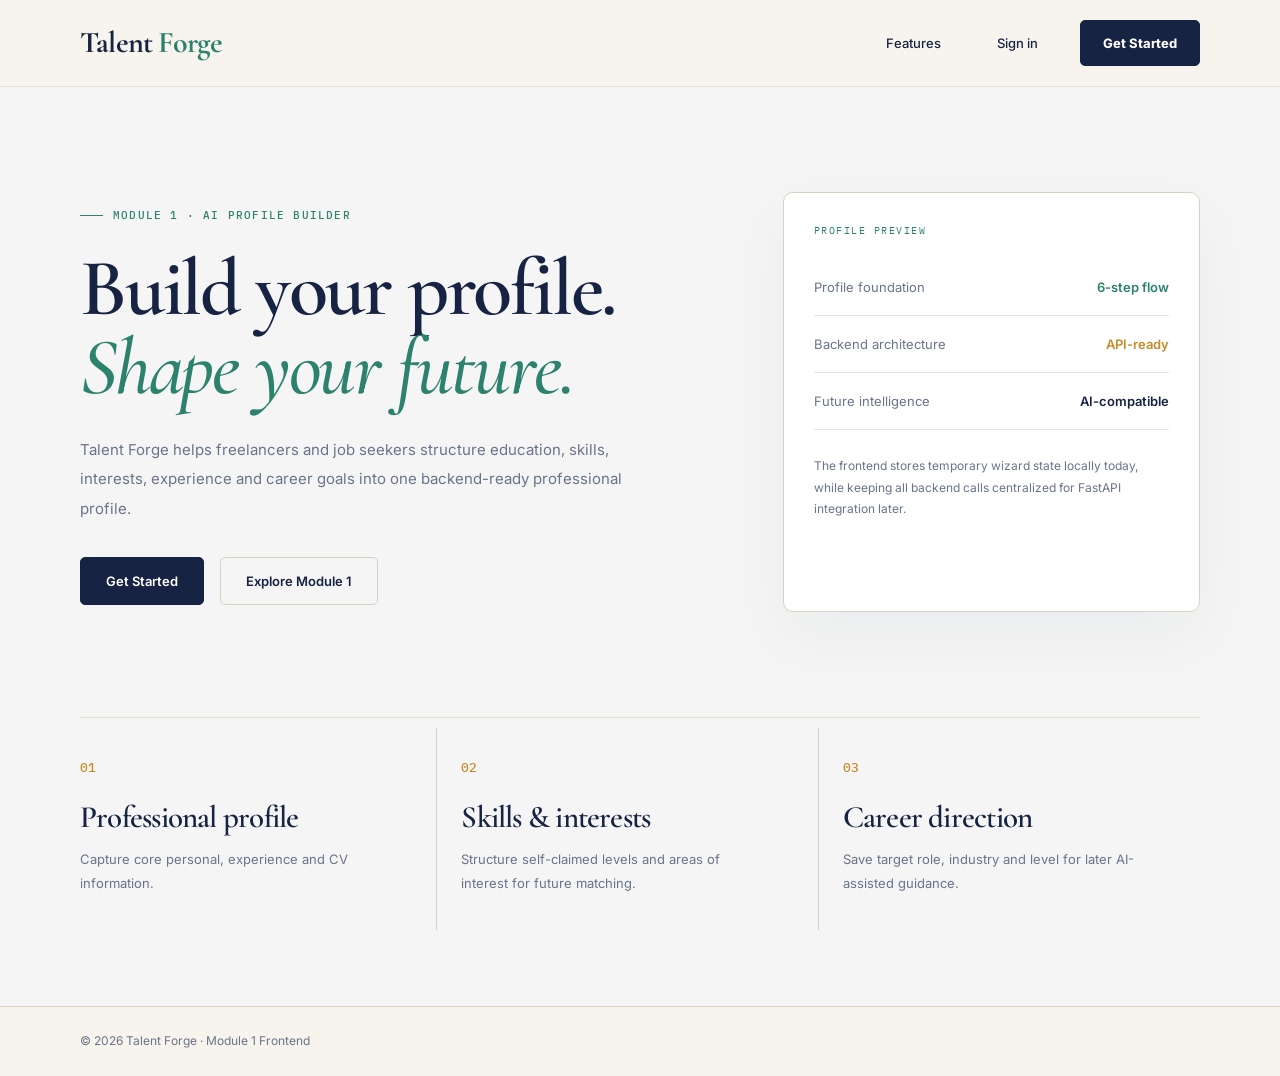
<file: index.html>
<!DOCTYPE html>
<html lang="en">
 <head>
  <meta charset="utf-8"/>
  <meta content="width=device-width,initial-scale=1" name="viewport"/>
  <title>
   Talent Forge &mdash; AI Career Architect
  </title>
  <link href="css/style.css" rel="stylesheet"/>
  <link href="css/home.css" rel="stylesheet"/>
 </head>
 <body>
  <nav class="navbar">
   <div class="container nav-inner">
    <a class="brand" href="index.html">
     Talent
     <span>
      Forge
     </span>
    </a>
    <div class="nav-links">
     <a href="#features">
      Features
     </a>
     <a class="keep" href="pages/signin.html">
      Sign in
     </a>
     <a class="btn btn-primary keep" href="pages/choose-role.html">
      Get Started
     </a>
    </div>
   </div>
  </nav>
  <main>
   <section class="container hero">
    <div class="fade-in">
     <div class="eyebrow">
      Module 1 &middot; AI Profile Builder
     </div>
    
        <h1>
        Build your profile.<br>
        <em>Shape your future.</em>
        </h1>
     <p>
      Talent Forge helps freelancers and job seekers structure education, skills, interests, experience and career goals into one backend-ready professional profile.
     </p>
     <div class="hero-actions">
      <a class="btn btn-primary" href="pages/choose-role.html">
       Get Started
      </a>
      <a class="btn btn-secondary" href="#features">
       Explore Module 1
      </a>
     </div>
    </div>
    <div class="hero-card fade-in delay-1">
     <div class="metric">
      <span>
       Profile foundation
      </span>
      <strong>
       6-step flow
      </strong>
     </div>
     <div class="metric">
      <span>
       Backend architecture
      </span>
      <strong>
       API-ready
      </strong>
     </div>
     <div class="metric">
      <span>
       Future intelligence
      </span>
      <strong>
       AI-compatible
      </strong>
     </div>
     <p style="position:relative;z-index:1;color:#aaa;margin-top:28px">
      The frontend stores temporary wizard state locally today, while keeping all backend calls centralized for FastAPI integration later.
     </p>
    </div>
   </section>
   <section class="container" id="features" style="padding:10px 0 76px">
    <div class="grid-3">
     <div class="feature-card reveal">
      <div class="icon">
       01
      </div>
      <h3>
       Professional profile
      </h3>
      <p>
       Capture core personal, experience and CV information.
      </p>
     </div>
     <div class="feature-card reveal">
      <div class="icon">
       02
      </div>
      <h3>
       Skills &amp; interests
      </h3>
      <p>
       Structure self-claimed levels and areas of interest for future matching.
      </p>
     </div>
     <div class="feature-card reveal">
      <div class="icon">
       03
      </div>
      <h3>
       Career direction
      </h3>
      <p>
       Save target role, industry and level for later AI-assisted guidance.
      </p>
     </div>
    </div>
   </section>
  </main>
  <footer class="footer">
   <div class="container">
    &copy;
    <span data-year="">
    </span>
    Talent Forge &middot; Module 1 Frontend
   </div>
  </footer>
  <script src="js/utils.js">
  </script>
  <script src="js/navbar.js">
  </script>
  <script src="js/autobind.js">
  </script>
 </body>
</html>
</file>
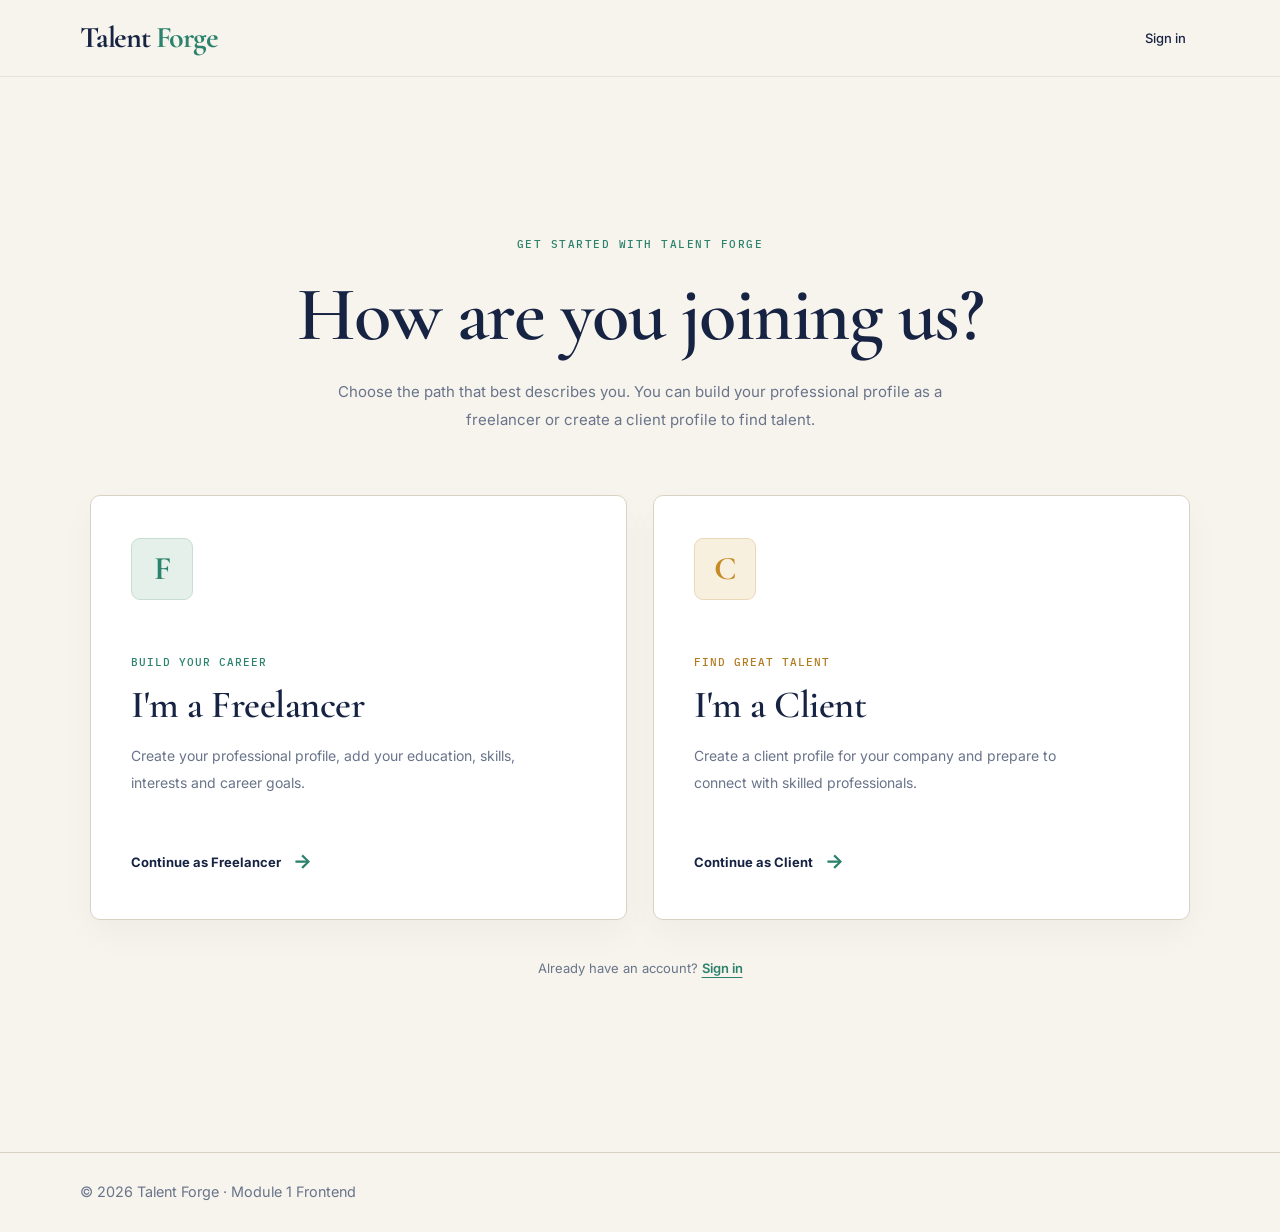
<file: pages/choose-role.html>
<!DOCTYPE html>
<html lang="en">
  <head>
    <meta charset="utf-8" />
    <meta name="viewport" content="width=device-width, initial-scale=1" />
    <title>Choose your role — Talent Forge</title>
    
    <link href="../css/style.css" rel="stylesheet" />
    <link href="../css/role.css" rel="stylesheet" />
    
  </head>
  <body>
    <nav class="navbar">
      <div class="container nav-inner">
        <a class="brand" href="../index.html">
          Talent <span>Forge</span>
        </a>
        <div class="nav-links">
          <a class="keep" href="signin.html">Sign in</a>
        </div>
      </div>
    </nav>

    <main class="role-page">
      <section class="container role-choice-shell">
        <div class="role-heading fade-in">
          <div class="eyebrow">Get started with Talent Forge</div>
          <h1>How are you joining us?</h1>
          <p>
            Choose the path that best describes you. You can build your professional
            profile as a freelancer or create a client profile to find talent.
          </p>
        </div>

        <div class="role-grid role-choice-grid">
          <a class="role-card role-choice-card fade-in delay-1" href="signup.html?role=freelancer">
            <div class="role-icon" aria-hidden="true">F</div>
            <div>
              <span class="role-kicker">Build your career</span>
              <h3>I'm a Freelancer</h3>
              <p>
                Create your professional profile, add your education, skills,
                interests and career goals.
              </p>
              <span class="role-link">Continue as Freelancer <span aria-hidden="true">→</span></span>
            </div>
          </a>

          <a class="role-card role-choice-card fade-in delay-2" href="signup.html?role=client">
            <div class="role-icon" aria-hidden="true">C</div>
            <div>
              <span class="role-kicker">Find great talent</span>
              <h3>I'm a Client</h3>
              <p>
                Create a client profile for your company and prepare to connect
                with skilled professionals.
              </p>
              <span class="role-link">Continue as Client <span aria-hidden="true">→</span></span>
            </div>
          </a>
        </div>

        <p class="role-signin fade-in delay-3">
          Already have an account? <a href="signin.html">Sign in</a>
        </p>
      </section>
    </main>

    <footer class="footer">
      <div class="container">
        &copy; <span data-year></span> Talent Forge · Module 1 Frontend
      </div>
    </footer>

    <script src="../js/utils.js"></script>
    <script src="../js/navbar.js"></script>
    <script src="../js/autobind.js"></script>
  </body>
</html>
</file>
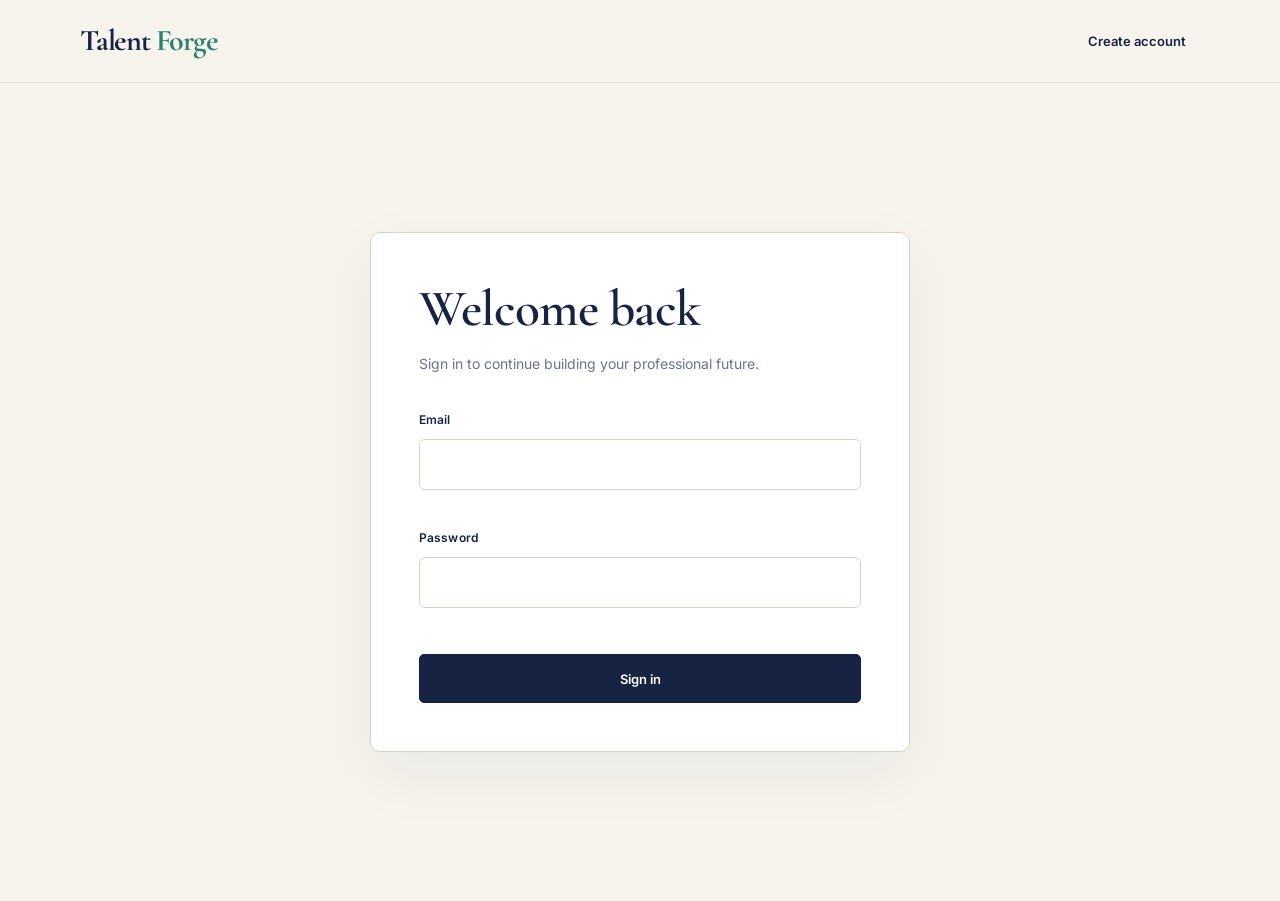
<file: pages/signin.html>
<!DOCTYPE html>
<html lang="en">
 <head>
  <meta charset="utf-8"/>
  <meta content="width=device-width,initial-scale=1" name="viewport"/>
  <title>
   Sign in &mdash; Talent Forge
  </title>
  <link href="../css/style.css" rel="stylesheet"/>
  <link href="../css/auth.css" rel="stylesheet"/>
 </head>
 <body>
  <nav class="navbar">
   <div class="container nav-inner">
    <a class="brand" href="../index.html">
     Talent
     <span>
      Forge
     </span>
    </a>
    <div class="nav-links">
     <a class="keep" href="signup.html">
      Create account
     </a>
    </div>
   </div>
  </nav>
  <main class="page">
   <div class="container">
    <div class="auth-shell card fade-in">
     <h1 class="card-title">
      Welcome back
     </h1>
     <p class="card-subtitle">
        Sign in to continue building your professional future.
    </p>
     <form id="signinForm">
      <div class="field">
       <label>
        Email
       </label>
       <input name="email" required="" type="email"/>
      </div>
      <div class="field">
       <label>
        Password
       </label>
       <input name="password" required="" type="password"/>
      </div>
      <button class="btn btn-primary btn-block">
       Sign in
      </button>
     </form>
    </div>
   </div>
  </main>
  <script src="../js/utils.js">
  </script>
  <script src="../js/pages/signin.js">
  </script>
 </body>
</html>
</file>
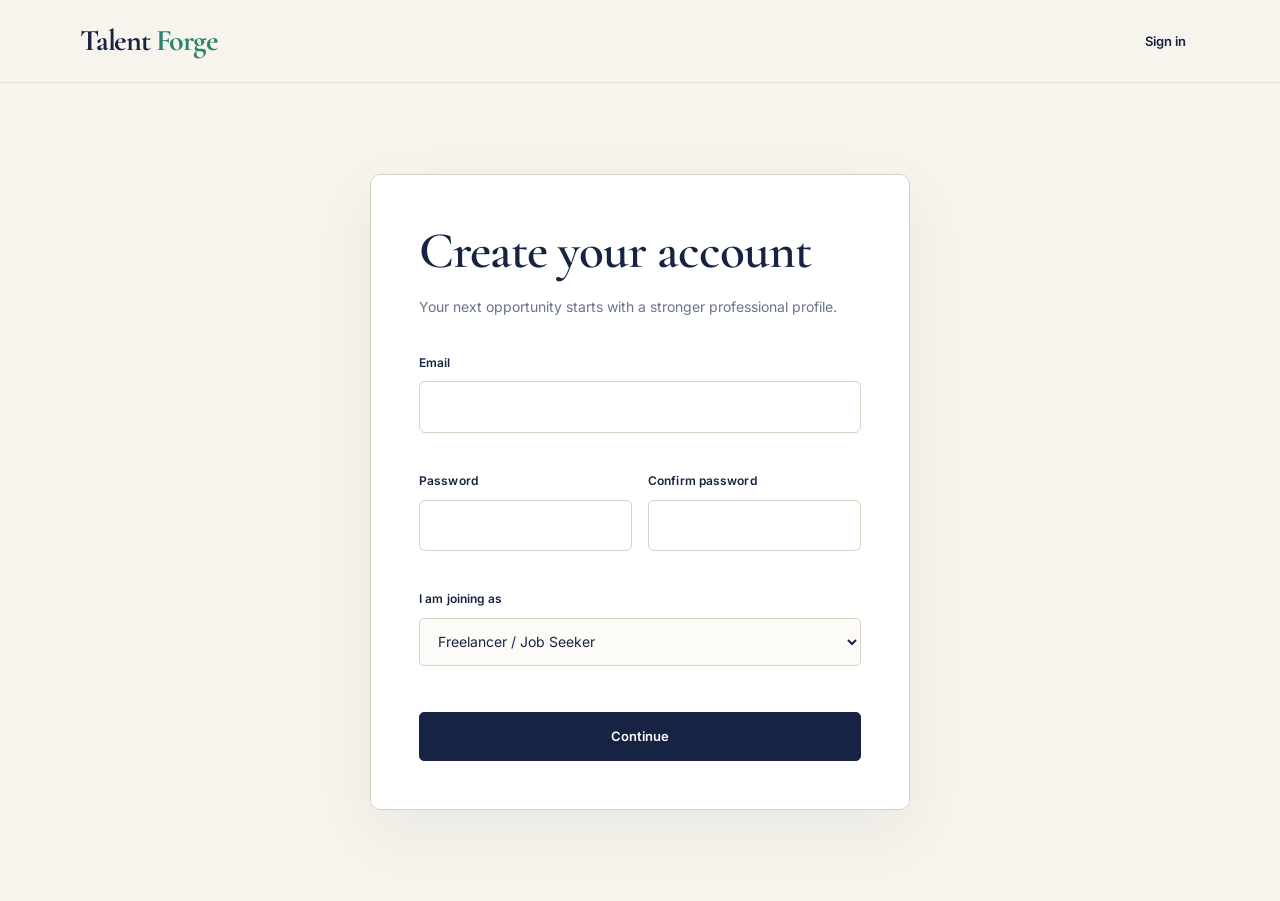
<file: pages/signup.html>
<!DOCTYPE html>
<html lang="en">
 <head>
  <meta charset="utf-8"/>
  <meta content="width=device-width,initial-scale=1" name="viewport"/>
  <title>
   Create account &mdash; Talent Forge
  </title>
  <link href="../css/style.css" rel="stylesheet"/>
  <link href="../css/auth.css" rel="stylesheet"/>
 </head>
 <body>
  <nav class="navbar">
   <div class="container nav-inner">
    <a class="brand" href="../index.html">
     Talent
     <span>
      Forge
     </span>
    </a>
    <div class="nav-links">
     <a class="keep" href="signin.html">
      Sign in
     </a>
    </div>
   </div>
  </nav>
  <main class="page">
   <div class="container">
    <div class="auth-shell card fade-in">
     <h1 class="card-title">
      Create your account
     </h1>
        <p class="card-subtitle">
            Your next opportunity starts with a stronger professional profile.
        </p>
     <form id="signupForm">
      <div class="field">
       <label>
        Email
       </label>
       <input autocomplete="email" name="email" required="" type="email"/>
      </div>
      <div class="form-row">
       <div class="field">
        <label>
         Password
        </label>
        <input minlength="8" name="password" required="" type="password"/>
       </div>
       <div class="field">
        <label>
         Confirm password
        </label>
        <input minlength="8" name="confirmPassword" required="" type="password"/>
       </div>
      </div>
      <div class="field">
       <label>
        I am joining as
       </label>
       <select name="role" required="">
        <option value="freelancer">
         Freelancer / Job Seeker
        </option>
        <option value="client">
         Client
        </option>
       </select>
      </div>
      <button class="btn btn-primary btn-block" type="submit">
       Continue
      </button>
     </form>
    </div>
   </div>
  </main>
  <script src="../js/utils.js">
  </script>
  <script src="../js/pages/signup.js">
  </script>
 </body>
</html>
</file>
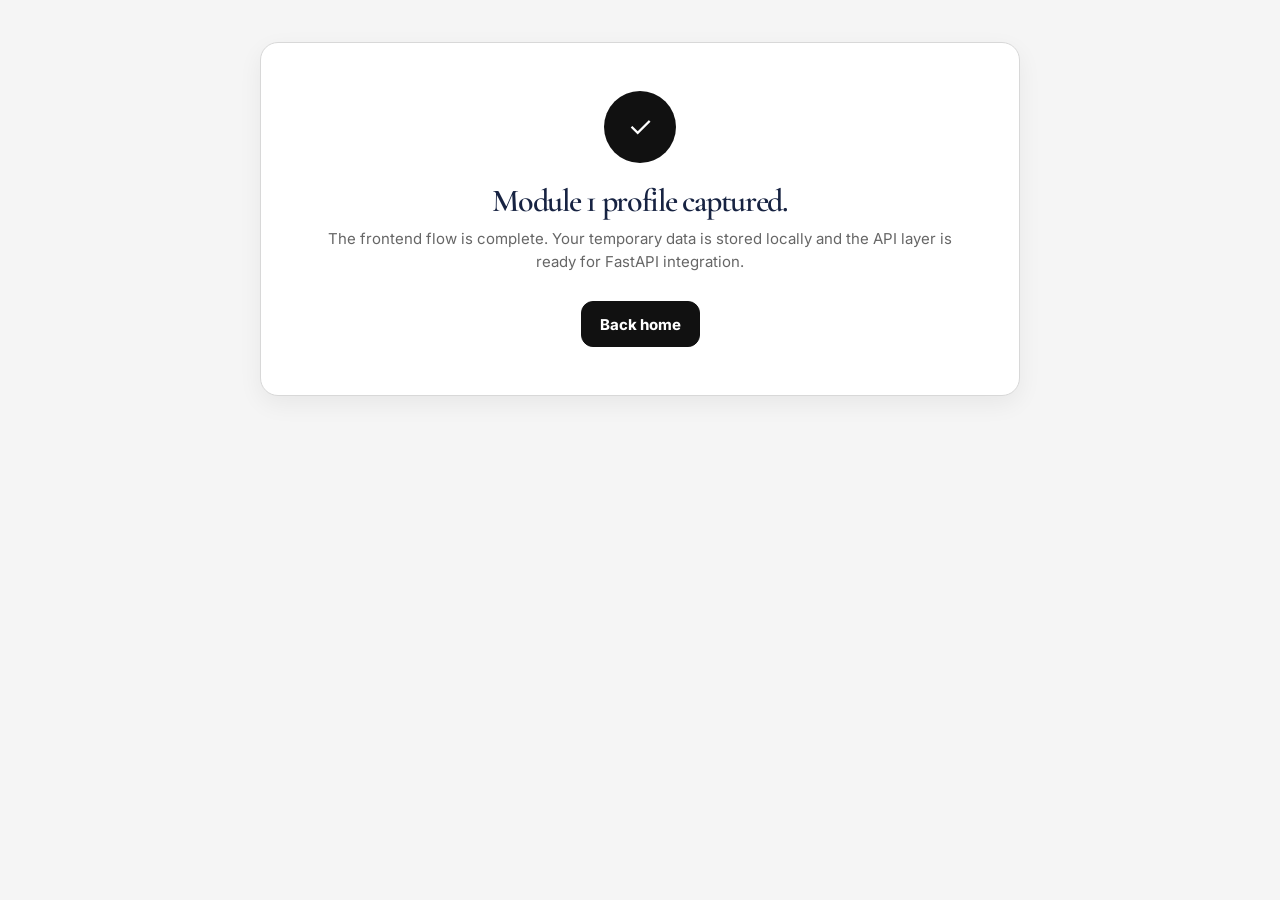
<file: pages/success.html>
<!DOCTYPE html>
<html lang="en">
 <head>
  <meta charset="utf-8"/>
  <meta content="width=device-width,initial-scale=1" name="viewport"/>
  <title>
   Profile ready &mdash; Talent Forge
  </title>
  <link href="../css/style.css" rel="stylesheet"/>
 </head>
 <body>
  <main class="page">
   <div class="container narrow">
    <div class="card status-card fade-in">
     <div class="status-icon">
      &checkmark;
     </div>
     <h1 class="card-title">
      Module 1 profile captured.
     </h1>
     <p class="card-subtitle">
      The frontend flow is complete. Your temporary data is stored locally and the API layer is ready for FastAPI integration.
     </p>
     <a class="btn btn-primary" href="../index.html">
      Back home
     </a>
    </div>
   </div>
  </main>
 </body>
</html>
</file>
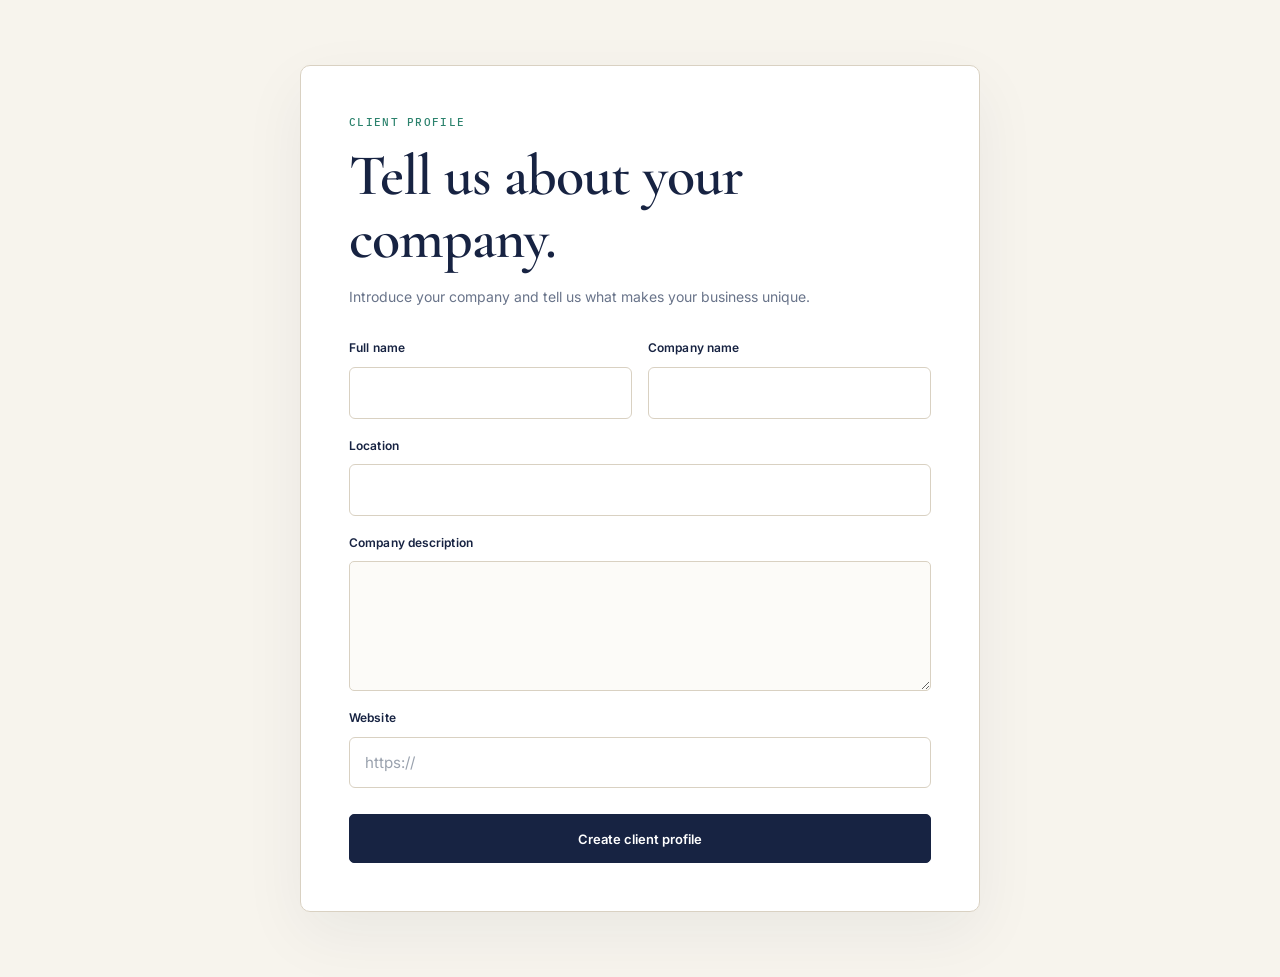
<file: pages/client/signup.html>
<!DOCTYPE html>
<html lang="en">
 <head>
  <meta charset="utf-8"/>
  <meta content="width=device-width,initial-scale=1" name="viewport"/>
  <title>
   Client profile &mdash; Talent Forge
  </title>
  <link href="../../css/style.css" rel="stylesheet"/>
  <link href="../../css/auth.css" rel="stylesheet"/>
 </head>
 <body>
  <main class="page">
   <div class="container narrow">
    <form class="auth-shell card fade-in" id="clientForm">
     <div class="eyebrow">
      Client profile
     </div>
     <h1 class="card-title">
      Tell us about your company.
     </h1>
     <p class="card-subtitle">
        Introduce your company and tell us what makes your business unique.
    </p>
     <div class="form-row">
      <div class="field">
       <label>
        Full name
       </label>
       <input name="full_name" required=""/>
      </div>
      <div class="field">
       <label>
        Company name
       </label>
       <input name="company_name" required=""/>
      </div>
     </div>
     <div class="field">
      <label>
       Location
      </label>
      <input name="location"/>
     </div>
     <div class="field">
      <label>
       Company description
      </label>
      <textarea name="company_description"></textarea>
     </div>
     <div class="field">
      <label>
       Website
      </label>
      <input name="website" placeholder="https://" type="url"/>
     </div>
     <button class="btn btn-primary btn-block">
      Create client profile
     </button>
    </form>
   </div>
  </main>
  <script src="../../js/utils.js">
  </script>
  <script src="../../js/pages/client-signup.js">
  </script>
 </body>
</html>
</file>
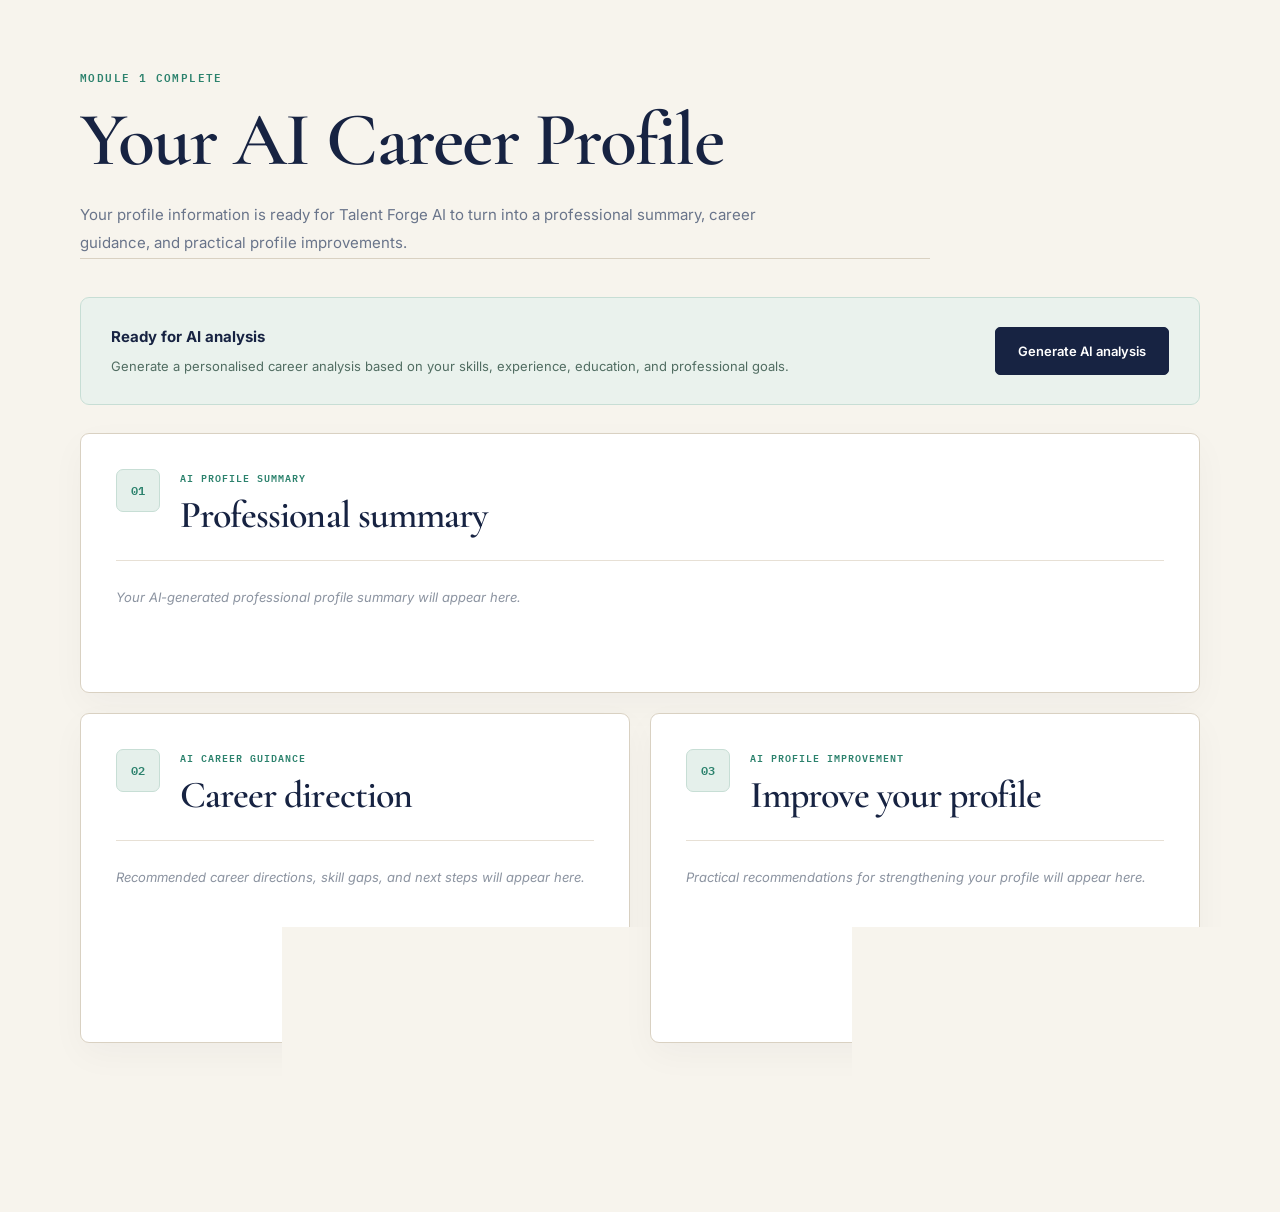
<file: pages/freelancer/ai-profile.html>
<!DOCTYPE html>
<html lang="en">
<head>
  <meta charset="utf-8">
  <meta name="viewport" content="width=device-width, initial-scale=1">
  <title>AI Career Profile — Talent Forge</title>
  <link href="../../css/style.css" rel="stylesheet">
  <link href="../../css/ai-results.css" rel="stylesheet">
</head>
<body>
  <main class="page ai-results-page">
    <div class="container ai-results-shell">
      <header class="ai-results-header fade-in">
        <span class="eyebrow">Module 1 complete</span>
        <h1>Your AI Career Profile</h1>
        <p>Your profile information is ready for Talent Forge AI to turn into a professional summary, career guidance, and practical profile improvements.</p>
      </header>

      <div class="ai-status fade-in delay-1" id="aiStatus">
        <div>
          <strong id="aiStatusTitle">Ready for AI analysis</strong>
          <p id="aiStatusText">
            Generate a personalised career analysis based on your
            skills, experience, education, and professional goals.
          </p>
        </div>
        <button class="btn btn-primary" id="generateAnalysis" type="button">Generate AI analysis</button>
      </div>

      <section class="ai-results-grid">
        <article class="ai-output-card ai-output-wide fade-in delay-1">
          <div class="ai-output-heading">
            <span class="ai-output-number">01</span>
            <div>
              <span class="ai-output-kicker">AI Profile Summary</span>
              <h2>Professional summary</h2>
            </div>
          </div>
          <div class="ai-output-content" id="profileSummary">
            <p class="ai-placeholder">Your AI-generated professional profile summary will appear here.</p>
          </div>
        </article>

        <article class="ai-output-card fade-in delay-2">
          <div class="ai-output-heading">
            <span class="ai-output-number">02</span>
            <div>
              <span class="ai-output-kicker">AI Career Guidance</span>
              <h2>Career direction</h2>
            </div>
          </div>
          <div class="ai-output-content" id="careerGuidance">
            <p class="ai-placeholder">Recommended career directions, skill gaps, and next steps will appear here.</p>
          </div>
        </article>

        <article class="ai-output-card fade-in delay-2">
          <div class="ai-output-heading">
            <span class="ai-output-number">03</span>
            <div>
              <span class="ai-output-kicker">AI Profile Improvement</span>
              <h2>Improve your profile</h2>
            </div>
          </div>
          <div class="ai-output-content" id="profileImprovement">
            <p class="ai-placeholder">Practical recommendations for strengthening your profile will appear here.</p>
          </div>
        </article>
      </section>

      <div class="ai-results-actions fade-in delay-2">
        <a class="btn" href="review.html">← Back to review</a>
        <a class="btn btn-secondary" href="../../index.html">Return home</a>
      </div>
    </div>
  </main>

  <script src="../../js/utils.js"></script>
  <script src="../../js/pages/freelancer-ai-profile.js"></script>
</body>
</html>
</file>
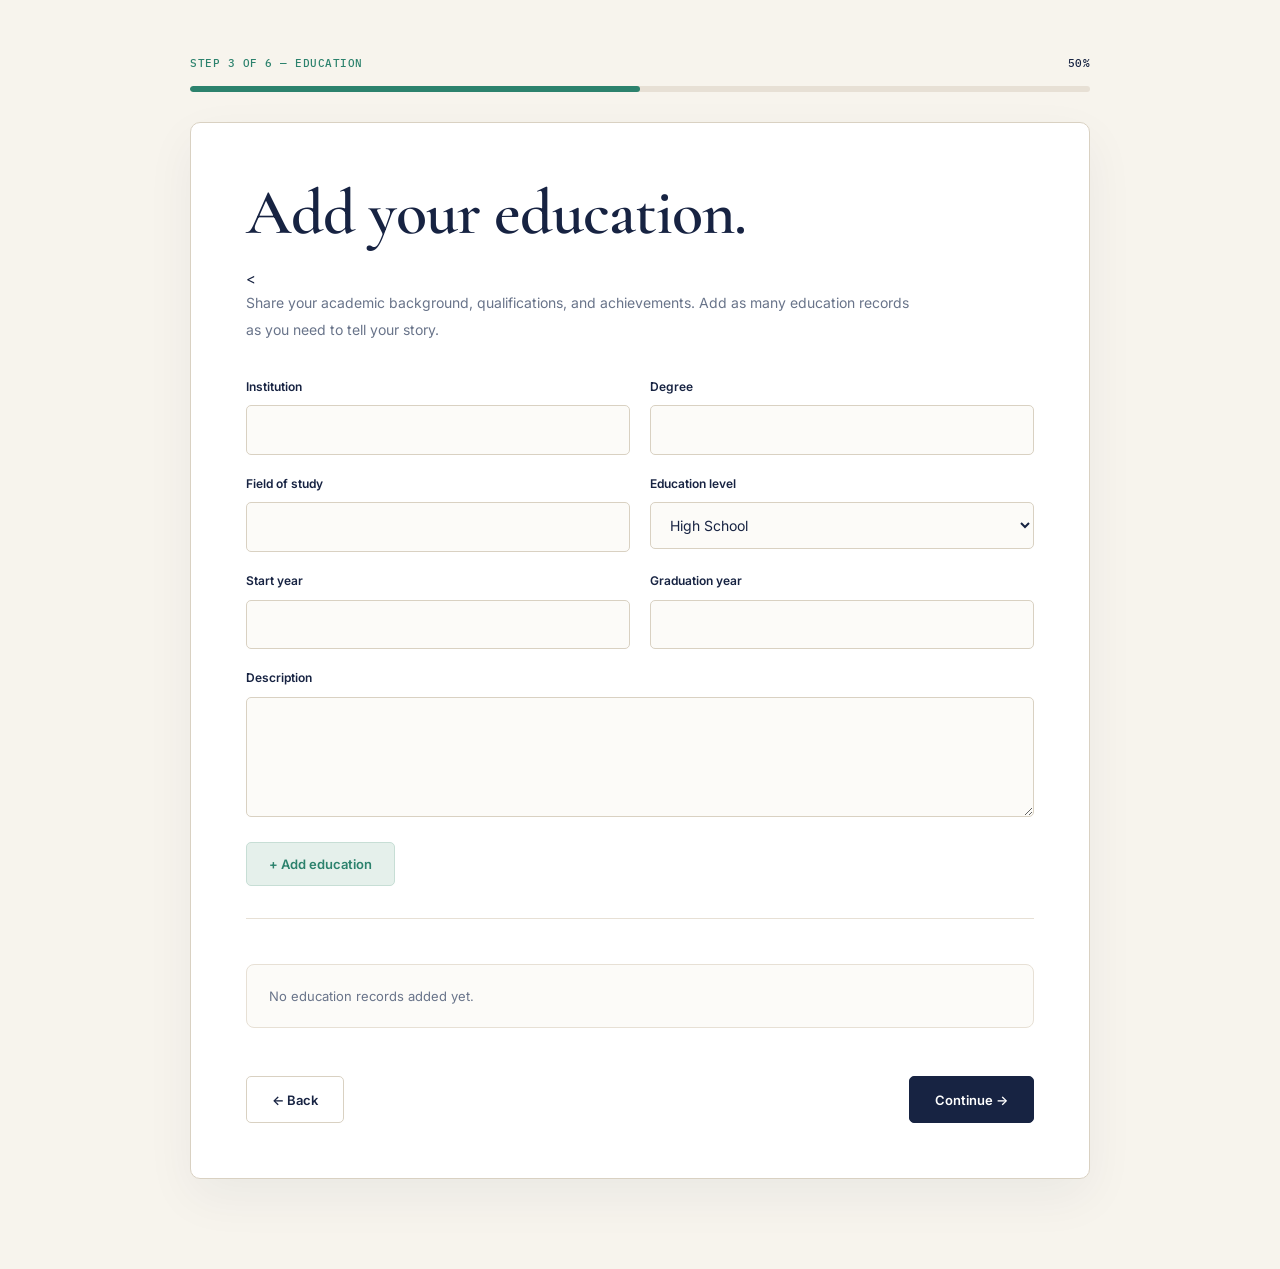
<file: pages/freelancer/education.html>
<!DOCTYPE html>
<html lang="en">
 <head>
  <meta charset="utf-8"/>
  <meta content="width=device-width,initial-scale=1" name="viewport"/>
  <title>
   Education &mdash; Talent Forge
  </title>
  <link href="../../css/style.css" rel="stylesheet"/>
  <link href="../../css/wizard.css" rel="stylesheet"/>
 </head>
 <body>
  <main class="page" data-step="3">
   <div class="container narrow">
    <div class="step-shell fade-in">
     <div class="step-meta">
      <span data-step-label="">
      </span>
      <span data-progress-pct="">
      </span>
     </div>
     <div class="progress">
      <div class="progress-bar" data-progress-bar="">
      </div>
     </div>
    </div>
    <div class="card fade-in delay-1">
     <h1 class="card-title">
      Add your education.
     </h1>
     <<p class="card-subtitle">
        Share your academic background, qualifications, and achievements.
        Add as many education records as you need to tell your story.
    </p>
     <form id="educationForm">
      <div class="form-row">
       <div class="field">
        <label>
         Institution
        </label>
        <input name="institution" required=""/>
       </div>
       <div class="field">
        <label>
         Degree
        </label>
        <input name="degree" required=""/>
       </div>
      </div>
      <div class="form-row">
       <div class="field">
        <label>
         Field of study
        </label>
        <input name="field_of_study"/>
       </div>
       <div class="field">
        <label>
         Education level
        </label>
        <select name="education_level">
         <option>
          High School
         </option>
         <option>
          Diploma
         </option>
         <option>
          Bachelor's
         </option>
         <option>
          Master's
         </option>
         <option>
          Doctorate
         </option>
         <option>
          Other
         </option>
        </select>
       </div>
      </div>
      <div class="form-row">
       <div class="field">
        <label>
         Start year
        </label>
        <input max="2100" min="1950" name="start_year" type="number"/>
       </div>
       <div class="field">
        <label>
         Graduation year
        </label>
        <input max="2100" min="1950" name="graduation_year" type="number"/>
       </div>
      </div>
      <div class="field">
       <label>
        Description
       </label>
       <textarea name="description"></textarea>
      </div>
      <button class="btn" type="submit">
       + Add education
      </button>
     </form>
     <div class="divider">
     </div>
     <div class="dynamic-list" id="educationList">
     </div>
     <div class="form-actions">
      <a class="btn" href="personal-info.html">
       &larr; Back
      </a>
      <a class="btn btn-primary" href="skills.html">
       Continue &rarr;
      </a>
     </div>
    </div>
   </div>
  </main>
  <script src="../../js/utils.js">
  </script>
  <script src="../../js/stepper.js">
  </script>
  <script src="../../js/pages/freelancer-education.js">
  </script>
 </body>
</html>
</file>
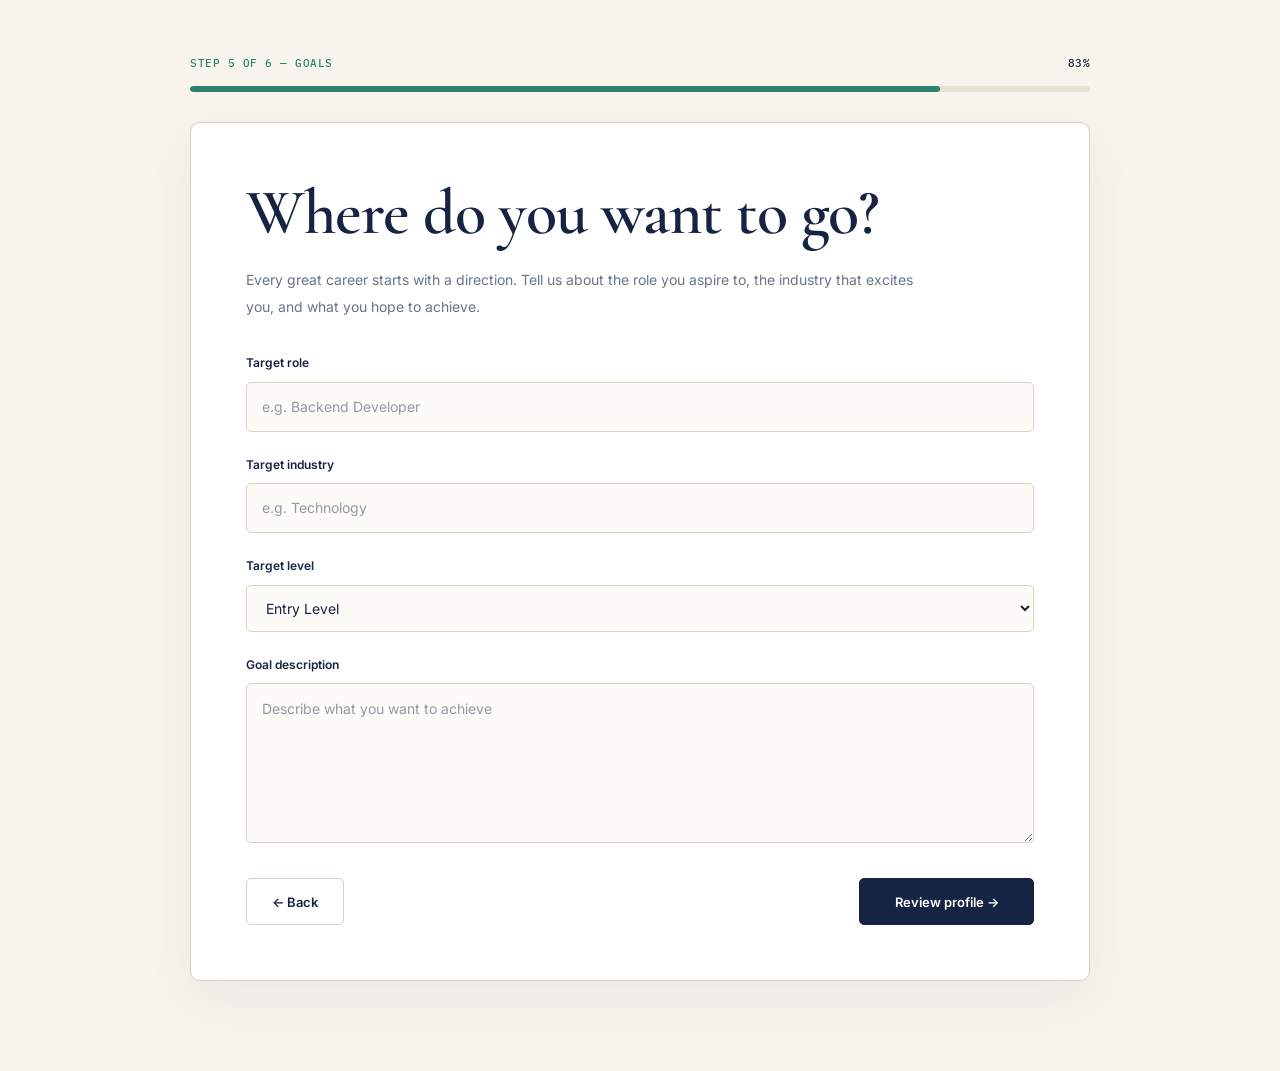
<file: pages/freelancer/goals.html>
<!DOCTYPE html>
<html lang="en">
 <head>
  <meta charset="utf-8"/>
  <meta content="width=device-width,initial-scale=1" name="viewport"/>
  <title>
   Goals &mdash; Talent Forge
  </title>
  <link href="../../css/style.css" rel="stylesheet"/>
  <link href="../../css/wizard.css" rel="stylesheet"/>
 </head>
 <body>
  <main class="page" data-step="5">
   <div class="container narrow">
    <div class="step-shell fade-in">
     <div class="step-meta">
      <span data-step-label="">
      </span>
      <span data-progress-pct="">
      </span>
     </div>
     <div class="progress">
      <div class="progress-bar" data-progress-bar="">
      </div>
     </div>
    </div>
    <form class="card fade-in delay-1" data-store-form="goals">
     <h1 class="card-title">
      Where do you want to go?
     </h1>
     <p class="card-subtitle">
  Every great career starts with a direction.
  Tell us about the role you aspire to, the industry
  that excites you, and what you hope to achieve.
</p>
     <div class="field">
      <label>
       Target role
      </label>
      <input name="target_role" placeholder="e.g. Backend Developer" required=""/>
     </div>
     <div class="field">
      <label>
       Target industry
      </label>
      <input name="target_industry" placeholder="e.g. Technology"/>
     </div>
     <div class="field">
      <label>
       Target level
      </label>
      <select name="target_level">
       <option>
        Entry Level
       </option>
       <option>
        Junior
       </option>
       <option>
        Mid-Level
       </option>
       <option>
        Senior
       </option>
       <option>
        Lead
       </option>
      </select>
     </div>
     <div class="field">
      <label>
       Goal description
      </label>
      <textarea name="description" placeholder="Describe what you want to achieve"></textarea>
     </div>
     <div class="form-actions">
      <a class="btn" href="skills.html">
       &larr; Back
      </a>
      <button class="btn btn-primary">
       Review profile &rarr;
      </button>
     </div>
    </form>
   </div>
  </main>
  <script src="../../js/utils.js">
  </script>
  <script src="../../js/stepper.js">
  </script>
  <script src="../../js/autobind.js">
  </script>
  <script>
   document.querySelector('[data-store-form]').addEventListener('submit',e=>{e.preventDefault();location.href='review.html'});
  </script>
 </body>
</html>
</file>
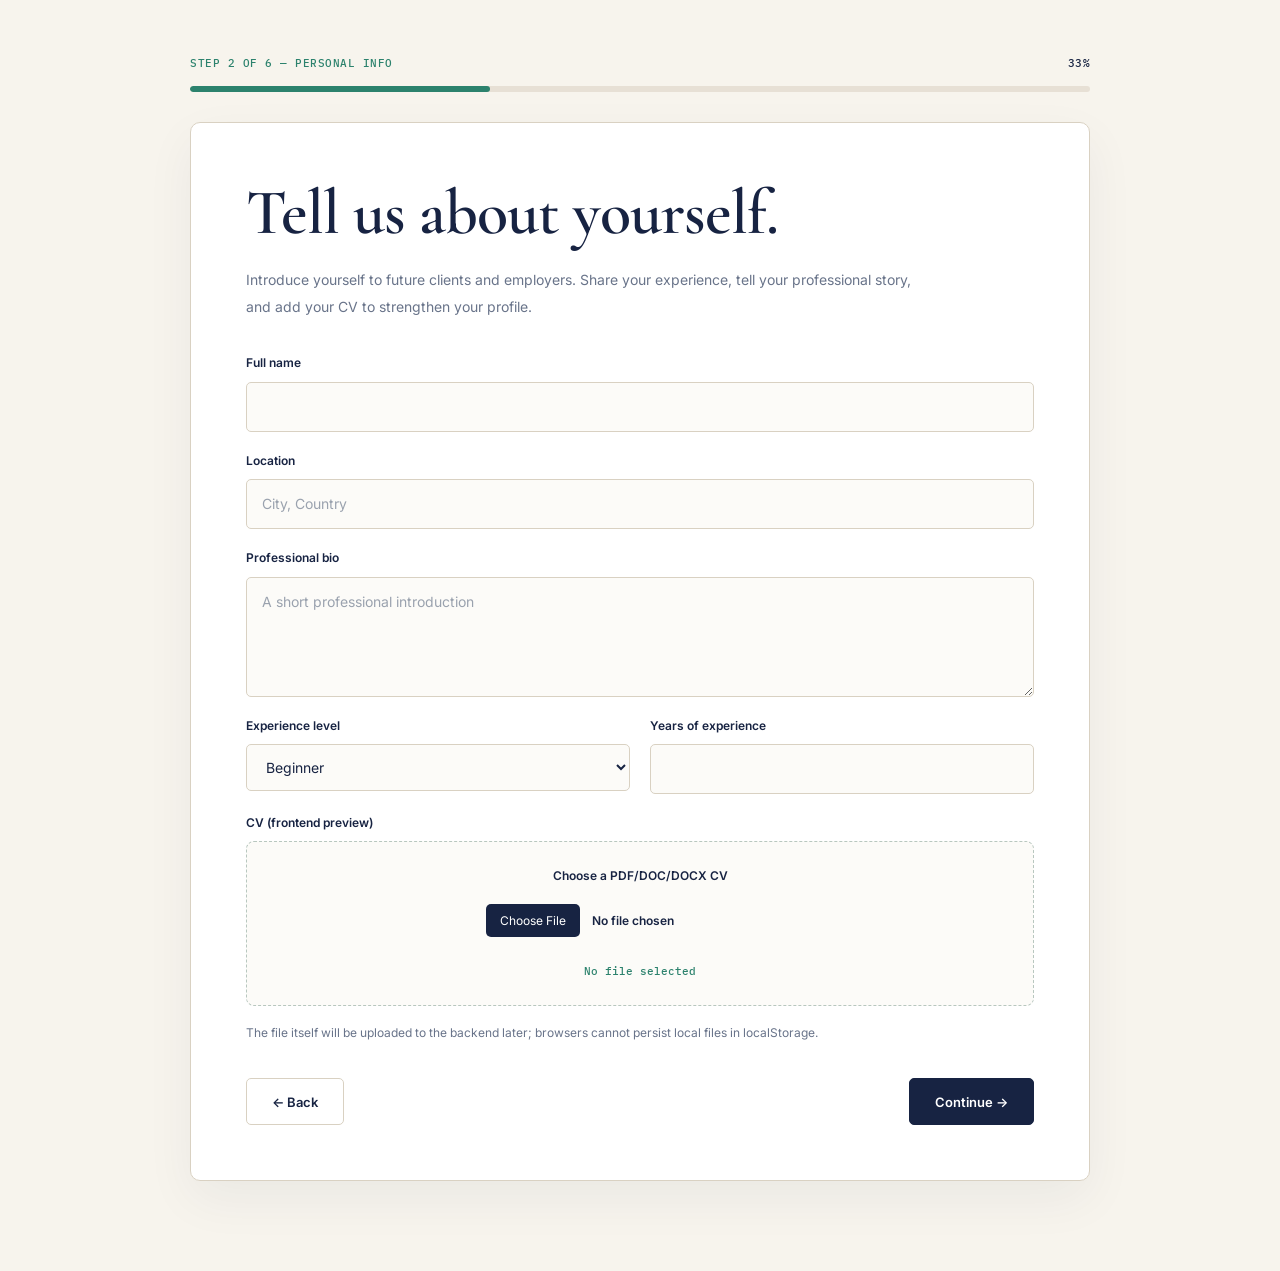
<file: pages/freelancer/personal-info.html>
<!DOCTYPE html>
<html lang="en">
 <head>
  <meta charset="utf-8"/>
  <meta content="width=device-width,initial-scale=1" name="viewport"/>
  <title>
   Personal info &mdash; Talent Forge
  </title>
  <link href="../../css/style.css" rel="stylesheet"/>
  <link href="../../css/wizard.css" rel="stylesheet"/>
 </head>
 <body>
  <main class="page" data-step="2">
   <div class="container narrow">
    <div class="step-shell fade-in">
     <div class="step-meta">
      <span data-step-label="">
      </span>
      <span data-progress-pct="">
      </span>
     </div>
     <div class="progress">
      <div class="progress-bar" data-progress-bar="">
      </div>
     </div>
    </div>
    <form action="education.html" class="card fade-in delay-1" data-store-form="personal">
     <h1 class="card-title">
      Tell us about yourself.
     </h1>
    <p class="card-subtitle">
        Introduce yourself to future clients and employers.
        Share your experience, tell your professional story,
        and add your CV to strengthen your profile.
    </p>
     <div class="field">
      <label>
       Full name
      </label>
      <input name="full_name" required=""/>
     </div>
     <div class="field">
      <label>
       Location
      </label>
      <input name="location" placeholder="City, Country"/>
     </div>
     <div class="field">
      <label>
       Professional bio
      </label>
      <textarea name="bio" placeholder="A short professional introduction"></textarea>
     </div>
     <div class="form-row">
      <div class="field">
       <label>
        Experience level
       </label>
       <select name="experience_level">
        <option>
         Beginner
        </option>
        <option>
         Intermediate
        </option>
        <option>
         Advanced
        </option>
        <option>
         Expert
        </option>
       </select>
      </div>
      <div class="field">
       <label>
        Years of experience
       </label>
       <input min="0" name="years_of_experience" step="0.5" type="number"/>
      </div>
     </div>
     <div class="field">
      <label>
       CV (frontend preview)
      </label>
      <label class="upload" for="cvInput">
       Choose a PDF/DOC/DOCX CV
       <input accept=".pdf,.doc,.docx" id="cvInput" type="file"/>
       <div class="filename" id="cvName">
        No file selected
       </div>
      </label>
      <div class="hint">
       The file itself will be uploaded to the backend later; browsers cannot persist local files in localStorage.
      </div>
     </div>
     <div class="form-actions">
      <a class="btn" href="welcome.html">
       &larr; Back
      </a>
      <button class="btn btn-primary" type="submit">
       Continue &rarr;
      </button>
     </div>
    </form>
   </div>
  </main>
  <script src="../../js/utils.js">
  </script>
  <script src="../../js/stepper.js">
  </script>
  <script src="../../js/autobind.js">
  </script>
  <script>
   document.getElementById('cvInput').addEventListener('change',e=>{document.getElementById('cvName').textContent=e.target.files[0]?.name||'No file selected';if(e.target.files[0])AC.updateStore({cvMeta:{name:e.target.files[0].name,type:e.target.files[0].type,size:e.target.files[0].size}})});document.querySelector('[data-store-form]').addEventListener('submit',e=>{e.preventDefault();location.href='education.html'});
  </script>
 </body>
</html>
</file>
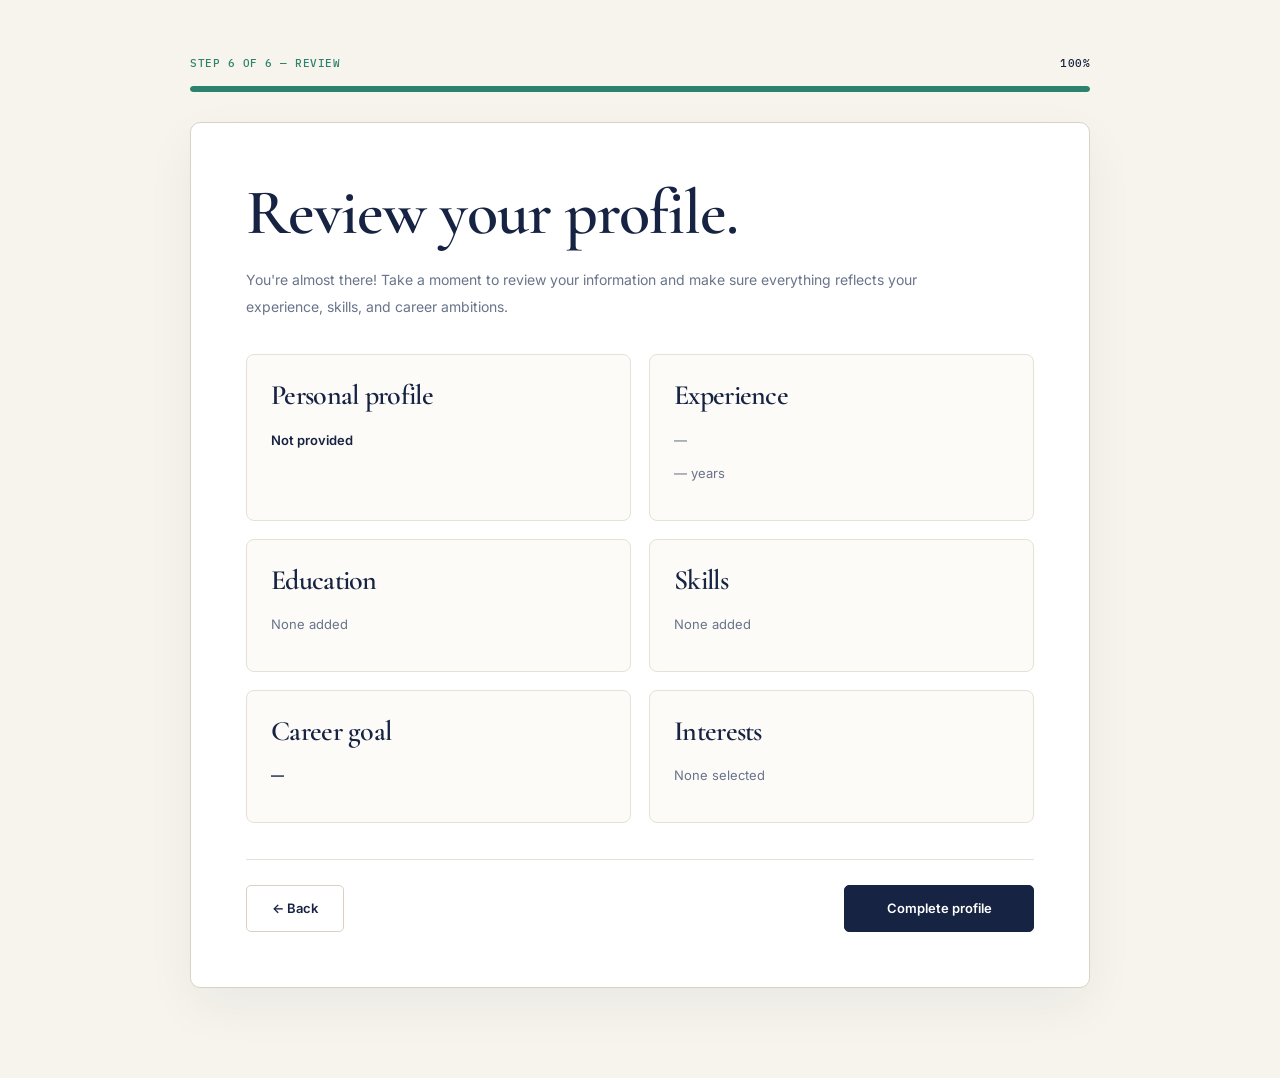
<file: pages/freelancer/review.html>
<!DOCTYPE html>
<html lang="en">
 <head>
  <meta charset="utf-8"/>
  <meta content="width=device-width,initial-scale=1" name="viewport"/>
  <title>
   Review &mdash; Talent Forge
  </title>
  <link href="../../css/style.css" rel="stylesheet"/>
  <link href="../../css/wizard.css" rel="stylesheet"/>
 </head>
 <body>
  <main class="page" data-step="6">
   <div class="container narrow">
    <div class="step-shell fade-in">
     <div class="step-meta">
      <span data-step-label="">
      </span>
      <span data-progress-pct="">
      </span>
     </div>
     <div class="progress">
      <div class="progress-bar" data-progress-bar="">
      </div>
     </div>
    </div>
    <div class="card fade-in delay-1">
     <h1 class="card-title">
      Review your profile.
     </h1>
     <p class="card-subtitle">
  You're almost there! Take a moment to review your
  information and make sure everything reflects your
  experience, skills, and career ambitions.
</p>
     <div class="review-grid" id="reviewContent">
     </div>
     <div class="form-actions">
      <a class="btn" href="goals.html">
       &larr; Back
      </a>
      <button class="btn btn-primary" id="completeProfile">
       Complete profile
      </button>
     </div>
    </div>
   </div>
  </main>
  <script src="../../js/utils.js">
  </script>
  <script src="../../js/stepper.js">
  </script>
  <script src="../../js/pages/freelancer-review.js">
  </script>
 </body>
</html>
</file>
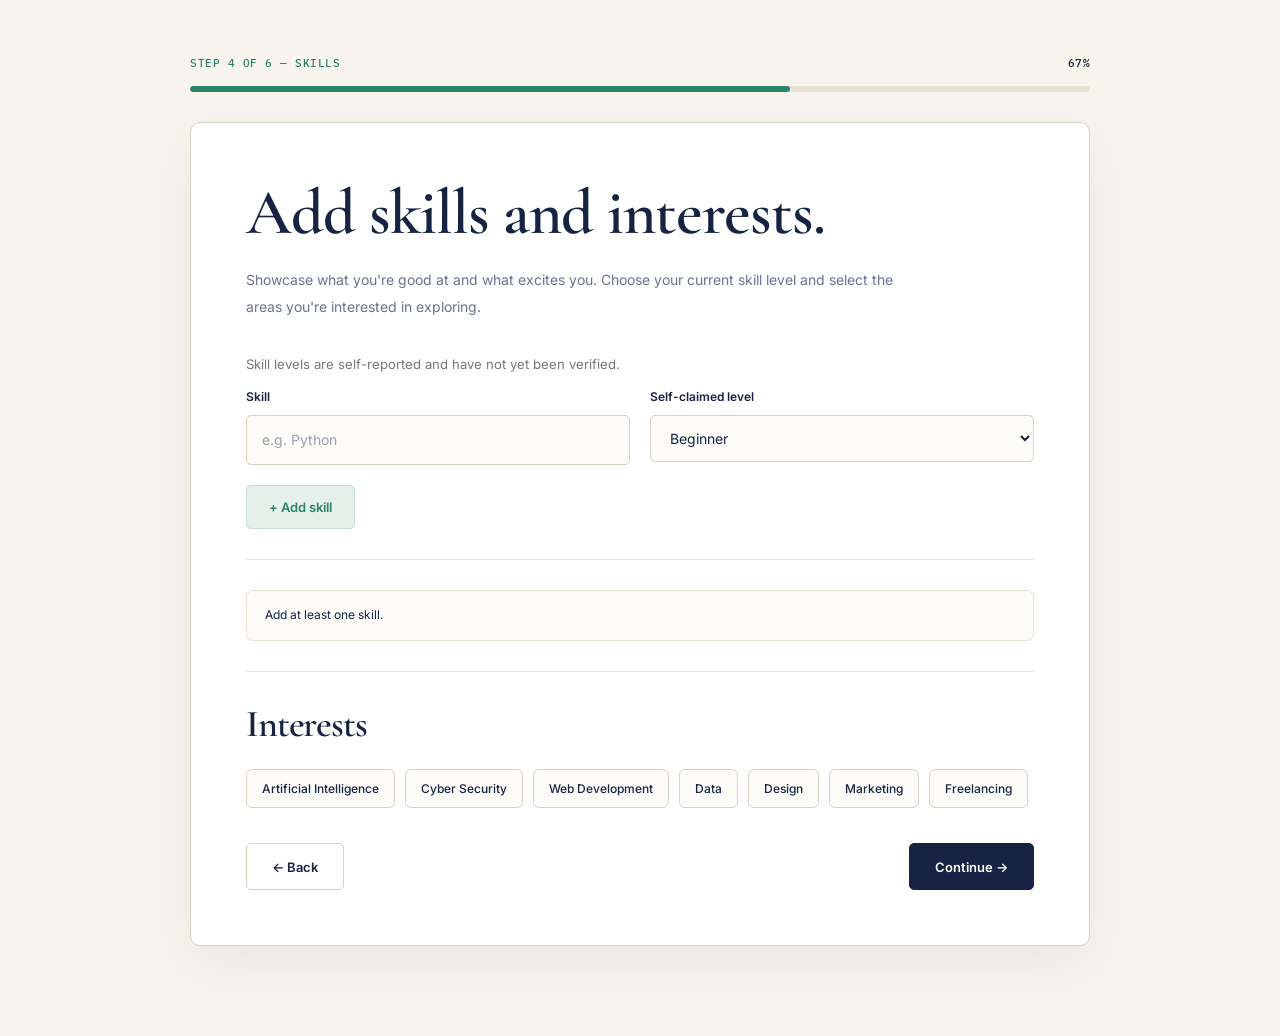
<file: pages/freelancer/skills.html>
<!DOCTYPE html>
<html lang="en">
 <head>
  <meta charset="utf-8"/>
  <meta content="width=device-width,initial-scale=1" name="viewport"/>
  <title>
   Skills &mdash; Talent Forge
  </title>
  <link href="../../css/style.css" rel="stylesheet"/>
  <link href="../../css/wizard.css" rel="stylesheet"/>
 </head>
 <body>
  <main class="page" data-step="4">
   <div class="container narrow">
    <div class="step-shell fade-in">
     <div class="step-meta">
      <span data-step-label="">
      </span>
      <span data-progress-pct="">
      </span>
     </div>
     <div class="progress">
      <div class="progress-bar" data-progress-bar="">
      </div>
     </div>
    </div>
    <div class="card fade-in delay-1">
     <h1 class="card-title">
      Add skills and interests.
     </h1>
     <p class="card-subtitle">
  Showcase what you're good at and what excites you.
  Choose your current skill level and select the areas
  you're interested in exploring.
</p>
<p class="hint">
  Skill levels are self-reported and have not yet been verified.
</p>
     <div class="form-row">
      <div class="field">
       <label>
        Skill
       </label>
       <input id="skillInput" placeholder="e.g. Python"/>
      </div>
      <div class="field">
       <label>
        Self-claimed level
       </label>
       <select id="skillLevel">
        <option>
         Beginner
        </option>
        <option>
         Intermediate
        </option>
        <option>
         Advanced
        </option>
        <option>
         Expert
        </option>
       </select>
      </div>
     </div>
     <button class="btn" id="addSkill" type="button">
      + Add skill
     </button>
     <div class="divider">
     </div>
     <div id="skillList">
     </div>
     <div class="divider">
     </div>
     <h2 class="section-title">
      Interests
     </h2>
     <div class="chip-row">
      <button class="chip" data-value="Artificial Intelligence" type="button">
       Artificial Intelligence
      </button>
      <button class="chip" data-value="Cyber Security" type="button">
       Cyber Security
      </button>
      <button class="chip" data-value="Web Development" type="button">
       Web Development
      </button>
      <button class="chip" data-value="Data" type="button">
       Data
      </button>
      <button class="chip" data-value="Design" type="button">
       Design
      </button>
      <button class="chip" data-value="Marketing" type="button">
       Marketing
      </button>
      <button class="chip" data-value="Freelancing" type="button">
       Freelancing
      </button>
     </div>
     <div class="form-actions">
      <a class="btn" href="education.html">
       &larr; Back
      </a>
      <button class="btn btn-primary" id="skillsNext">
       Continue &rarr;
      </button>
     </div>
    </div>
   </div>
  </main>
  <script src="../../js/utils.js">
  </script>
  <script src="../../js/stepper.js">
  </script>
  <script src="../../js/pages/freelancer-skills.js">
  </script>
 </body>
</html>
</file>
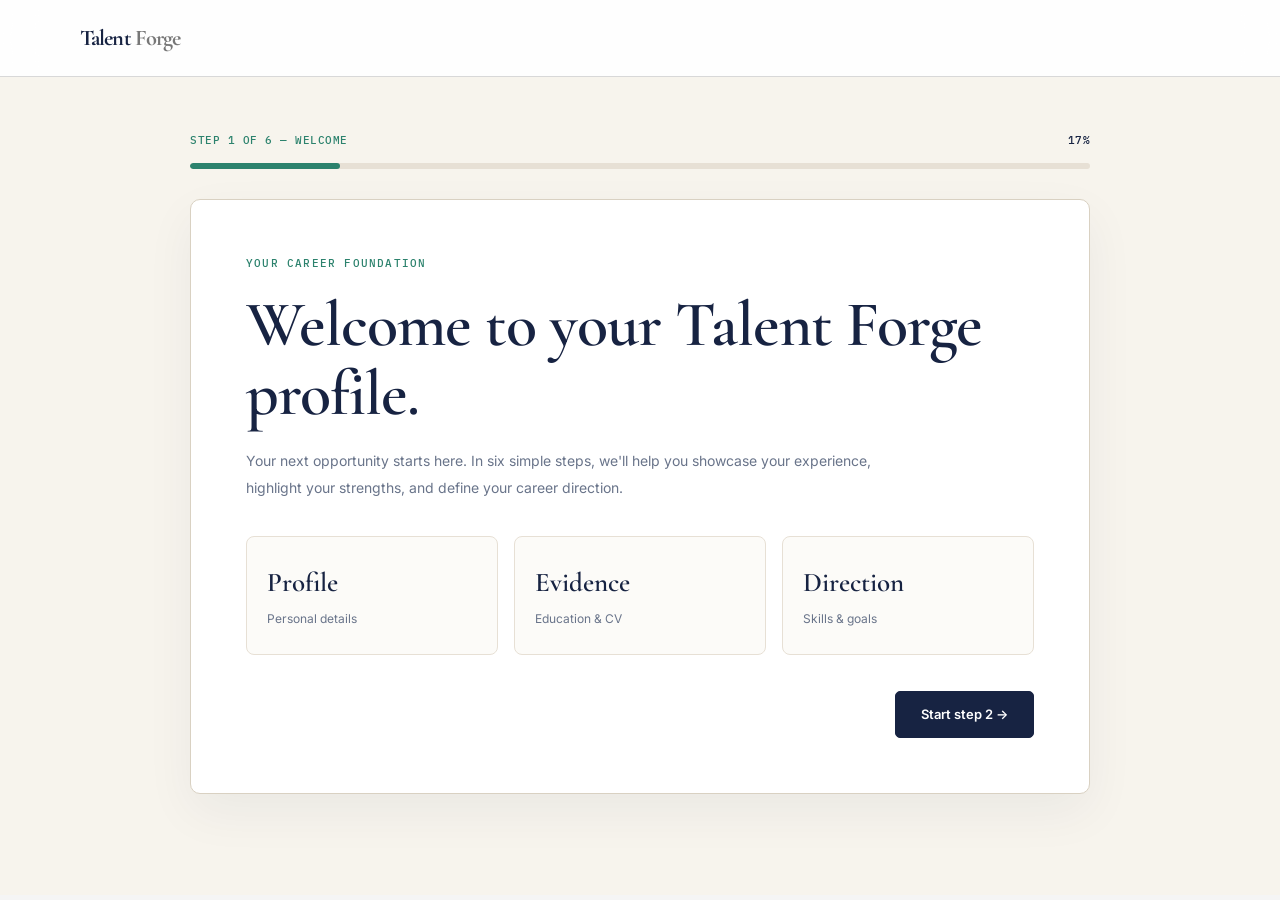
<file: pages/freelancer/welcome.html>
<!DOCTYPE html>
<html lang="en">
 <head>
  <meta charset="utf-8"/>
  <meta content="width=device-width,initial-scale=1" name="viewport"/>
  <title>
   Welcome &mdash; Talent Forge
  </title>
  <link href="../../css/style.css" rel="stylesheet"/>
  <link href="../../css/wizard.css" rel="stylesheet"/>
 </head>
 <body>
  <nav class="navbar">
   <div class="container nav-inner">
    <a class="brand" href="../../index.html">
     Talent
     <span>
      Forge
     </span>
    </a>
   </div>
  </nav>
  <main class="page" data-step="1">
   <div class="container narrow">
    <div class="step-shell fade-in">
     <div class="step-meta">
      <span data-step-label="">
      </span>
      <span data-progress-pct="">
      </span>
     </div>
     <div class="progress">
      <div class="progress-bar" data-progress-bar="">
      </div>
     </div>
    </div>
    <div class="card fade-in delay-1">
     <div class="eyebrow">
      Your career foundation
     </div>
     <h1 class="card-title">
      Welcome to your Talent Forge profile.
     </h1>
    
    <p class="card-subtitle">
        Your next opportunity starts here. In six simple steps,
        we'll help you showcase your experience, highlight your
        strengths, and define your career direction.
    </p>

     <div class="grid-3" style="grid-template-columns:1fr 1fr 1fr">
      <div class="feature-card">
       <strong>
        Profile
       </strong>
       <p>
        Personal details
       </p>
      </div>
      <div class="feature-card">
       <strong>
        Evidence
       </strong>
       <p>
        Education &amp; CV
       </p>
      </div>
      <div class="feature-card">
       <strong>
        Direction
       </strong>
       <p>
        Skills &amp; goals
       </p>
      </div>
     </div>
     <div class="form-actions">
      <span>
      </span>
      <a class="btn btn-primary" href="personal-info.html">
       Start step 2 &rarr;
      </a>
     </div>
    </div>
   </div>
  </main>
  <script src="../../js/stepper.js">
  </script>
 </body>
</html>
</file>
<file: css/style.css>
@import url("./theme.css");
:root {
  --bg:#f5f5f5;
  --surface:#fff;
  --surface-2:#ececec;
  --text:#111;
  --muted:#666;
  --line:#d8d8d8;
  --dark:#111;
  --dark-2:#242424;
  --soft:#fafafa;
  --success:#1f7a46;
  --danger:#a51f1f;
  --radius:18px;
  --shadow:0 18px 50px rgba(0,0,0,.08);
  --shadow-sm:0 8px 24px rgba(0,0,0,.06);
}
* {
  box-sizing:border-box
}
html {
  scroll-behavior:smooth
}
body {
  margin:0;
  font-family:Inter,ui-sans-serif,system-ui,-apple-system,BlinkMacSystemFont,"Segoe UI",sans-serif;
  background:var(--bg);
  color:var(--text);
  line-height:1.55
}
a {
  color:inherit;
  text-decoration:none
}
button,input,select,textarea {
  font:inherit
}
button {
  cursor:pointer
}
.hidden {
  display:none!important
}
.container {
  width:min(1120px,calc(100% - 32px));
  margin:auto
}
.page {
  min-height:calc(100vh - 76px);
  padding:42px 0 70px
}
.narrow {
  width:min(760px,100%);
  margin:auto
}
.navbar {
  position:sticky;
  top:0;
  z-index:30;
  background:rgba(255,255,255,.9);
  backdrop-filter:blur(16px);
  border-bottom:1px solid var(--line)
}
.nav-inner {
  height:76px;
  display:flex;
  align-items:center;
  justify-content:space-between
}
.brand {
  font-weight:900;
  letter-spacing:-.04em;
  font-size:1.4rem
}
.brand span {
  color:#777
}
.nav-links {
  display:flex;
  align-items:center;
  gap:10px
}
.nav-links a {
  padding:10px 14px;
  border-radius:999px;
  color:#444;
  transition:.25s
}
.nav-links a:hover {
  background:#eee;
  color:#111
}
.btn {
  display:inline-flex;
  align-items:center;
  justify-content:center;
  gap:8px;
  min-height:46px;
  border:1px solid var(--dark);
  border-radius:12px;
  padding:0 18px;
  font-weight:750;
  transition:.25s ease;
  background:#fff;
  color:#111
}
.btn:hover {
  transform:translateY(-2px);
  box-shadow:var(--shadow-sm)
}
.btn-primary {
  background:#111;
  color:#fff
}
.btn-secondary {
  background:#fff
}
.btn-ghost {
  border-color:transparent;
  background:transparent
}
.btn-danger {
  border-color:#111;
  background:#fff;
  color:#111
}
.btn-block {
  width:100%
}
.hero {
  display:grid;
  grid-template-columns:1.1fr .9fr;
  gap:36px;
  align-items:center;
  padding:72px 0
}
.eyebrow {
  font-size:.78rem;
  text-transform:uppercase;
  letter-spacing:.18em;
  color:#666;
  font-weight:800
}
.hero h1,.page-title {
  font-size:clamp(2.5rem,6vw,5.4rem);
  line-height:.96;
  letter-spacing:-.065em;
  margin:12px 0 22px
}
.hero p {
  font-size:1.12rem;
  color:#555;
  max-width:650px
}
.hero-actions {
  display:flex;
  gap:12px;
  flex-wrap:wrap;
  margin-top:28px
}
.hero-card {
  background:#111;
  color:#fff;
  border-radius:28px;
  padding:30px;
  box-shadow:0 25px 60px rgba(0,0,0,.18);
  min-height:420px;
  position:relative;
  overflow:hidden
}
.hero-card:after {
  content:"";
  position:absolute;
  right:-70px;
  bottom:-70px;
  width:220px;
  height:220px;
  border:1px solid #555;
  border-radius:50%;
  box-shadow:0 0 0 34px #1b1b1b,0 0 0 68px #222
}
.metric {
  position:relative;
  z-index:1;
  border:1px solid #3b3b3b;
  border-radius:16px;
  padding:18px;
  margin-bottom:14px;
  background:#171717
}
.metric strong {
  display:block;
  font-size:1.65rem
}
.metric span {
  color:#bbb;
  font-size:.9rem
}
.grid-3 {
  display:grid;
  grid-template-columns:repeat(3,1fr);
  gap:18px
}
.feature-card,.card {
  background:#fff;
  border:1px solid var(--line);
  border-radius:var(--radius);
  box-shadow:var(--shadow-sm)
}
.feature-card {
  padding:24px
}
.feature-card .icon {
  width:44px;
  height:44px;
  display:grid;
  place-items:center;
  background:#111;
  color:#fff;
  border-radius:12px;
  margin-bottom:18px
}
.feature-card h3 {
  margin:0 0 8px
}
.feature-card p {
  margin:0;
  color:#666
}
.card {
  padding:30px
}
.auth-shell {
  width:min(540px,100%);
  margin:auto
}
.card-title {
  font-size:2rem;
  letter-spacing:-.04em;
  margin:0 0 8px
}
.card-subtitle {
  margin:0 0 28px;
  color:#666
}
.field {
  display:flex;
  flex-direction:column;
  gap:8px;
  margin-bottom:18px
}
.field label {
  font-weight:750;
  font-size:.93rem
}
.field input,.field select,.field textarea {
  width:100%;
  border:1px solid #ccc;
  background:#fff;
  color:#111;
  border-radius:12px;
  padding:13px 14px;
  outline:none;
  transition:.2s
}
.field textarea {
  min-height:120px;
  resize:vertical
}
.field input:focus,.field select:focus,.field textarea:focus {
  border-color:#111;
  box-shadow:0 0 0 3px rgba(0,0,0,.08)
}
.hint {
  font-size:.82rem;
  color:#777
}
.form-row {
  display:grid;
  grid-template-columns:1fr 1fr;
  gap:16px
}
.form-actions {
  display:flex;
  justify-content:space-between;
  gap:12px;
  margin-top:24px;
  flex-wrap:wrap
}
.error {
  color:var(--danger);
  font-size:.86rem;
  margin-top:6px
}
.success-text {
  color:var(--success)
}
.role-grid {
  display:grid;
  grid-template-columns:1fr 1fr;
  gap:18px
}
.role-card {
  border:1px solid var(--line);
  border-radius:18px;
  padding:24px;
  background:#fff;
  transition:.25s;
  cursor:pointer
}
.role-card:hover {
  border-color:#111;
  transform:translateY(-3px);
  box-shadow:var(--shadow-sm)
}
.role-card h3 {
  margin:10px 0 5px
}
.role-card p {
  margin:0;
  color:#666
}
.role-icon {
  width:50px;
  height:50px;
  border-radius:14px;
  background:#111;
  color:#fff;
  display:grid;
  place-items:center;
  font-size:1.3rem
}
.step-shell {
  margin-bottom:26px
}
.step-meta {
  display:flex;
  justify-content:space-between;
  gap:16px;
  color:#666;
  font-size:.9rem;
  margin-bottom:9px
}
.progress {
  height:8px;
  background:#ddd;
  border-radius:999px;
  overflow:hidden
}
.progress-bar {
  height:100%;
  width:0;
  background:#111;
  border-radius:999px;
  transition:width .55s cubic-bezier(.2,.8,.2,1)
}
.section-title {
  font-size:1.45rem;
  letter-spacing:-.03em;
  margin:0 0 18px
}
.divider {
  height:1px;
  background:var(--line);
  margin:26px 0
}
.chip-row {
  display:flex;
  gap:10px;
  flex-wrap:wrap
}
.chip {
  border:1px solid #bbb;
  border-radius:999px;
  padding:10px 13px;
  background:#fff;
  transition:.2s
}
.chip.active {
  background:#111;
  color:#fff;
  border-color:#111
}
.dynamic-list {
  display:grid;
  gap:12px
}
.list-item {
  border:1px solid var(--line);
  border-radius:14px;
  padding:16px;
  background:#fafafa;
  display:flex;
  align-items:flex-start;
  justify-content:space-between;
  gap:16px
}
.list-item strong {
  display:block
}
.list-item small {
  color:#666
}
.icon-btn {
  border:1px solid #ccc;
  background:#fff;
  border-radius:10px;
  padding:8px 10px
}
.review-grid {
  display:grid;
  grid-template-columns:1fr 1fr;
  gap:16px
}
.review-box {
  border:1px solid var(--line);
  border-radius:15px;
  padding:18px;
  background:#fafafa
}
.review-box h3 {
  margin:0 0 9px;
  font-size:1rem
}
.review-box p {
  margin:4px 0;
  color:#555
}
.tag {
  display:inline-block;
  border-radius:999px;
  background:#111;
  color:#fff;
  padding:7px 10px;
  font-size:.82rem;
  margin:4px 5px 0 0
}
.upload {
  border:1.5px dashed #aaa;
  border-radius:16px;
  padding:24px;
  text-align:center;
  background:#fafafa;
  transition:.25s
}
.upload.drag {
  background:#eee;
  border-color:#111
}
.upload input {
  display:none
}
.upload .filename {
  font-weight:750;
  margin-top:8px
}
.status-card {
  text-align:center;
  padding:48px
}
.status-icon {
  width:72px;
  height:72px;
  background:#111;
  color:#fff;
  border-radius:50%;
  display:grid;
  place-items:center;
  margin:0 auto 20px;
  font-size:1.8rem
}
.toast {
  position:fixed;
  right:22px;
  bottom:22px;
  background:#111;
  color:#fff;
  padding:13px 16px;
  border-radius:12px;
  box-shadow:var(--shadow);
  opacity:0;
  transform:translateY(16px);
  pointer-events:none;
  transition:.3s;
  z-index:80
}
.toast.show {
  opacity:1;
  transform:none
}
.footer {
  border-top:1px solid var(--line);
  padding:28px 0;
  color:#777;
  font-size:.9rem;
  background:#fff
}
.fade-in {
  opacity:0;
  transform:translateY(18px);
  animation:fadeIn .65s ease forwards
}
.fade-in.delay-1 {
  animation-delay:.08s
}
.fade-in.delay-2 {
  animation-delay:.16s
}
.fade-in.delay-3 {
  animation-delay:.24s
}
.reveal {
  opacity:0;
  transform:translateY(22px);
  transition:.7s ease
}
.reveal.visible {
  opacity:1;
  transform:none
}
@keyframes fadeIn {
  to {
    opacity:1;
    transform:none
  }
}
@media(prefers-reduced-motion:reduce) {
  *,*:before,*:after {
    animation:none!important;
    transition:none!important;
    scroll-behavior:auto!important
  }
  .fade-in,.reveal {
    opacity:1;
    transform:none
  }
}
@media(max-width:800px) {
  .hero {
    grid-template-columns:1fr;
    padding:45px 0
  }
  .hero-card {
    min-height:auto
  }
  .grid-3,.role-grid,.review-grid,.form-row {
    grid-template-columns:1fr
  }
  .nav-links a:not(.keep) {
    display:none
  }
  .card {
    padding:22px
  }
  .page {
    padding-top:28px
  }
  .hero h1,.page-title {
    font-size:clamp(2.4rem,14vw,4rem)
  }
}


/* Role selection page */
.role-page {
  min-height: calc(100vh - 138px);
  display: flex;
  align-items: center;
  padding: 64px 0;
  background:
    radial-gradient(circle at 15% 15%, #f1f1f1 0, transparent 28%),
    radial-gradient(circle at 85% 75%, #ededed 0, transparent 24%),
    #ffffff;
}

.role-choice-shell {
  max-width: 980px;
}

.role-heading {
  max-width: 720px;
  margin: 0 auto 38px;
  text-align: center;
}

.role-heading h1 {
  margin: 12px 0 14px;
  font-size: clamp(2.4rem, 6vw, 4.4rem);
  line-height: 1;
  letter-spacing: -0.055em;
}

.role-heading p {
  max-width: 640px;
  margin: 0 auto;
  color: #666;
  font-size: 1.05rem;
  line-height: 1.75;
}

.role-choice-grid {
  gap: 22px;
}

.role-choice-card {
  min-height: 285px;
  display: flex;
  flex-direction: column;
  justify-content: space-between;
  color: inherit;
  text-decoration: none;
  border: 1px solid #dedede;
  box-shadow: 0 16px 40px rgba(0, 0, 0, 0.05);
}

.role-choice-card:hover {
  transform: translateY(-7px);
  border-color: #111;
  box-shadow: 0 24px 54px rgba(0, 0, 0, 0.11);
}

.role-choice-card .role-icon {
  width: 54px;
  height: 54px;
  display: grid;
  place-items: center;
  border-radius: 14px;
  background: #111;
  color: #fff;
  font-weight: 800;
  font-size: 1.1rem;
}

.role-kicker {
  display: block;
  margin: 24px 0 8px;
  color: #888;
  font-size: 0.76rem;
  font-weight: 800;
  letter-spacing: 0.12em;
  text-transform: uppercase;
}

.role-choice-card h3 {
  margin-top: 0;
  font-size: 1.55rem;
}

.role-link {
  display: inline-flex;
  gap: 8px;
  align-items: center;
  margin-top: 18px;
  color: #111;
  font-weight: 750;
}

.role-choice-card:hover .role-link span {
  transform: translateX(5px);
}

.role-link span {
  transition: transform 0.25s ease;
}

.role-signin {
  margin: 28px 0 0;
  text-align: center;
  color: #777;
}

.role-signin a {
  color: #111;
  font-weight: 750;
}

/* Module 1 AI results */
.ai-results-page {
  background: #f5f5f5;
}

.ai-results-shell {
  max-width: 1080px;
}

.ai-results-header {
  max-width: 760px;
  margin-bottom: 30px;
}

.ai-results-header h1 {
  margin: 10px 0 14px;
  font-size: clamp(2.5rem, 6vw, 4.8rem);
  line-height: 1;
  letter-spacing: -0.055em;
}

.ai-results-header p {
  margin: 0;
  color: var(--muted);
  font-size: 1.05rem;
  line-height: 1.75;
}

.ai-status {
  display: flex;
  align-items: center;
  justify-content: space-between;
  gap: 24px;
  margin-bottom: 22px;
  padding: 22px 24px;
  background: #111;
  color: #fff;
  border-radius: var(--radius);
}

.ai-status strong {
  display: block;
  margin-bottom: 4px;
  font-size: 1.05rem;
}

.ai-status p {
  margin: 0;
  color: #bdbdbd;
}

.ai-status .btn-primary {
  flex: 0 0 auto;
  background: #fff;
  color: #111;
  border-color: #fff;
}

.ai-results-grid {
  display: grid;
  grid-template-columns: repeat(2, minmax(0, 1fr));
  gap: 20px;
}

.ai-output-card {
  min-height: 330px;
  padding: 28px;
  background: #fff;
  border: 1px solid var(--line);
  border-radius: var(--radius);
  box-shadow: var(--shadow-sm);
}

.ai-output-wide {
  grid-column: 1 / -1;
  min-height: 260px;
}

.ai-output-heading {
  display: flex;
  gap: 16px;
  align-items: flex-start;
  padding-bottom: 22px;
  margin-bottom: 22px;
  border-bottom: 1px solid var(--line);
}

.ai-output-number {
  width: 44px;
  height: 44px;
  flex: 0 0 44px;
  display: grid;
  place-items: center;
  border-radius: 50%;
  background: #111;
  color: #fff;
  font-size: 0.8rem;
  font-weight: 800;
}

.ai-output-kicker {
  display: block;
  margin-bottom: 3px;
  color: #777;
  font-size: 0.72rem;
  font-weight: 800;
  letter-spacing: 0.12em;
  text-transform: uppercase;
}

.ai-output-heading h2 {
  margin: 0;
  font-size: 1.45rem;
  letter-spacing: -0.025em;
}

.ai-output-content {
  color: #333;
  line-height: 1.75;
}

.ai-output-content p {
  margin: 0;
}

.ai-placeholder {
  color: #888;
}

.ai-recommendation-list {
  display: grid;
  gap: 12px;
  margin: 0;
  padding: 0;
  list-style: none;
}

.ai-recommendation-list li {
  position: relative;
  padding: 14px 16px 14px 42px;
  background: #f5f5f5;
  border: 1px solid #e4e4e4;
  border-radius: 12px;
}

.ai-recommendation-list li::before {
  content: "✓";
  position: absolute;
  left: 16px;
  top: 14px;
  font-weight: 900;
}

.ai-results-actions {
  display: flex;
  justify-content: space-between;
  gap: 12px;
  margin-top: 24px;
}

@media (max-width: 760px) {
  .ai-status {
    align-items: stretch;
    flex-direction: column;
  }

  .ai-results-grid {
    grid-template-columns: 1fr;
  }

  .ai-output-wide {
    grid-column: auto;
  }

  .ai-results-actions {
    flex-direction: column;
  }
}

/* Module 1 — Review page theme */

.review-box {
  background: #FFFFFF;
  border: 1px solid #D9D1C2;
  border-radius: 10px;
}

.review-box h3 {
  font-family: var(--tf-font-heading);
  color: #172342;
}

.review-box .tag {
  display: inline-flex;
  align-items: center;
  background: #E5F0EB;
  color: #2C826D;
  border: 1px solid #C7DED5;
  border-radius: 6px;
  padding: 7px 12px;
  margin: 4px 5px 4px 0;
  font-family: var(--tf-font-body);
  font-size: 12px;
  font-weight: 600;
}
</file>
<file: css/home.css>
/* ==========================================
   TALENT FORGE — HOMEPAGE
   Ivory / Navy / Emerald Editorial Theme
   ========================================== */

/* Navigation */
.navbar {
  background: #F7F4ED;
  border-bottom: 1px solid #E7E0D5;
}

.nav-inner {
  min-height: 86px;
  display: flex;
  justify-content: space-between;
  align-items: center;
  gap: 24px;
}

.brand {
  font-family: var(--tf-font-heading);
  font-size: 30px;
  font-weight: 700;
  letter-spacing: -0.8px;
  color: #172342;
}

.brand span {
  color: #2C826D;
}

.nav-links {
  display: flex;
  align-items: center;
  gap: 28px;
}

.nav-links > a:not(.btn) {
  font-size: 13px;
  font-weight: 500;
  color: #172342;
}

.nav-links > a:not(.btn):hover {
  color: #2C826D;
}

.nav-links .btn {
  font-size: 13px;
  padding: 11px 22px;
}

/* Hero */
.hero {
  display: grid;
  grid-template-columns: minmax(0, 1.2fr) minmax(300px, 0.8fr);
  gap: clamp(35px, 6vw, 100px);
  align-items: center;
  padding-top: 105px;
  padding-bottom: 105px;
}

.hero > div {
  min-width: 0;
}

.hero .eyebrow {
  display: inline-flex;
  align-items: center;
  gap: 10px;
  font-family: var(--tf-font-mono);
  font-size: 11px;
  font-weight: 500;
  letter-spacing: 1.2px;
  text-transform: uppercase;
  color: #2C826D;
  margin-bottom: 25px;
}

.hero .eyebrow::before {
  content: "";
  width: 23px;
  height: 1px;
  background: #2C826D;
}

.hero h1 {
  max-width: 780px;
  font-family: var(--tf-font-heading);
  font-size: clamp(56px, 6.3vw, 88px);
  line-height: 0.98;
  font-weight: 600;
  letter-spacing: -2.2px;
  color: #172342;
  margin: 0 0 28px;
}

.hero h1 em {
  font-weight: 500;
  color: #2C826D;
}

.hero p {
  max-width: 560px;
  font-family: var(--tf-font-body);
  font-size: 15px;
  line-height: 1.95;
  color: #69748A;
  margin-bottom: 34px;
}

.hero-actions {
  display: flex;
  flex-wrap: wrap;
  align-items: center;
  gap: 16px;
}

.hero-actions .btn {
  display: inline-flex;
  align-items: center;
  justify-content: center;
  min-height: 48px;
  padding: 12px 25px;
  border-radius: 5px;
  font-size: 13px;
  font-weight: 600;
}

.hero-actions .btn-primary {
  background: #172342;
  color: #FFFFFF;
  border: 1px solid #172342;
}

.hero-actions .btn-primary:hover {
  background: #2C826D;
  border-color: #2C826D;
}

.hero-actions .btn-secondary {
  background: transparent;
  color: #172342;
  border: 1px solid #D9D1C2;
}

.hero-actions .btn-secondary:hover {
  border-color: #2C826D;
  color: #2C826D;
}

/* Profile preview card */
.hero-card {
  position: relative;
  overflow: hidden;
  background: #FFFFFF;
  border: 1px solid #D9D1C2;
  border-radius: 9px;
  padding: 30px;
  box-shadow: 0 24px 65px rgba(23, 35, 66, 0.045);
}

.hero-card::before {
  content: "PROFILE PREVIEW";
  display: block;
  font-family: var(--tf-font-mono);
  font-size: 10px;
  letter-spacing: 1.5px;
  color: #2C826D;
  margin-bottom: 20px;
}

.metric {
  display: flex;
  justify-content: space-between;
  align-items: center;
  gap: 15px;
  padding: 18px 0;
  border-bottom: 1px solid #EEE9E0;
}

.metric span {
  color: #69748A;
  font-family: var(--tf-font-body);
  font-size: 13px;
}

.metric strong {
  font-family: var(--tf-font-body);
  color: #172342;
  font-size: 13px;
  font-weight: 600;
  text-align: right;
}

.metric:nth-of-type(1) strong {
  color: #2C826D;
}

.metric:nth-of-type(2) strong {
  color: #C58B27;
}

.hero-card > p {
  color: #69748A !important;
  font-size: 12px;
  line-height: 1.8;
  margin: 25px 0 0 !important;
}

/* Features */
#features {
  border-top: 1px solid #E7E0D5;
}

.grid-3 {
  display: grid;
  grid-template-columns: repeat(3, minmax(0, 1fr));
  gap: 24px;
}

.feature-card {
  background: transparent;
  border: 0;
  border-right: 1px solid #D9D1C2;
  border-radius: 0;
  box-shadow: none;
  padding: 30px 28px 35px 0;
}

.feature-card:last-child {
  border-right: 0;
}

.feature-card .icon {
  display: block;
  width: auto;
  height: auto;
  background: transparent;
  border: 0;
  color: #C58B27;
  font-family: var(--tf-font-mono);
  font-size: 13px;
  font-weight: 500;
  margin-bottom: 22px;
}

.feature-card h3 {
  font-family: var(--tf-font-heading);
  color: #172342;
  font-size: 31px;
  font-weight: 600;
  margin: 0 0 12px;
}

.feature-card p {
  font-family: var(--tf-font-body);
  color: #69748A;
  font-size: 13px;
  line-height: 1.85;
  max-width: 300px;
}

/* Footer */
.footer {
  background: #F7F4ED;
  border-top: 1px solid #D9D1C2;
  padding: 25px 0;
  color: #69748A;
  font-family: var(--tf-font-body);
  font-size: 12px;
}

/* Animations */
@keyframes home-fade-up {
  from {
    opacity: 0;
    transform: translateY(20px);
  }

  to {
    opacity: 1;
    transform: translateY(0);
  }
}

.hero .fade-in {
  animation: home-fade-up 0.75s ease both;
}

.hero .delay-1 {
  animation-delay: 0.15s;
}

/* Responsive */
@media (max-width: 900px) {
  .hero {
    grid-template-columns: 1fr;
    padding-top: 65px;
    padding-bottom: 70px;
    gap: 40px;
  }

  .hero h1 {
    max-width: 720px;
  }

  .grid-3 {
    grid-template-columns: 1fr;
    gap: 0;
  }

  .feature-card {
    border-right: 0;
    border-bottom: 1px solid #D9D1C2;
    padding: 28px 0;
  }

  .feature-card:last-child {
    border-bottom: 0;
  }
}

@media (max-width: 600px) {
  .nav-inner {
    min-height: 74px;
  }

  .brand {
    font-size: 25px;
  }

  .nav-links {
    gap: 12px;
  }

  .nav-links > a[href="#features"] {
    display: none;
  }

  .nav-links .btn {
    padding: 9px 13px;
  }

  .hero {
    padding-top: 55px;
  }

  .hero h1 {
    font-size: clamp(48px, 11vw, 65px);
    letter-spacing: -1.2px;
  }

  .hero-card {
    padding: 22px;
  }
}

@media (prefers-reduced-motion: reduce) {
  .hero .fade-in {
    animation: none;
  }
}

/* ==========================================
   HOMEPAGE VISUAL FIXES
   Override conflicting legacy styles
   ========================================== */

/* Remove the unwanted decorative circle */
.hero-card::after,
.hero-card .metric::before,
.hero-card .metric::after {
  content: none !important;
  display: none !important;
}

/* Clean profile preview card */
.hero-card {
  background: #FFFFFF !important;
  color: #172342 !important;
  border: 1px solid #D9D1C2 !important;
  border-radius: 10px !important;
  overflow: hidden;
  isolation: isolate;
}

/* White rows with subtle separators */
.hero-card .metric {
  background: transparent !important;
  background-image: none !important;
  box-shadow: none !important;
  border: 0 !important;
  border-bottom: 1px solid #E9E4DC !important;
  border-radius: 0 !important;
  padding: 18px 0 !important;
  margin: 0 !important;
}

/* Readable text */
.hero-card .metric span {
  color: #69748A !important;
  font-size: 13px;
}

.hero-card .metric strong {
  color: #172342 !important;
  font-size: 13px;
}

.hero-card .metric:first-of-type strong {
  color: #2C826D !important;
}

.hero-card .metric:nth-of-type(2) strong {
  color: #C58B27 !important;
}

/* Card description */
.hero-card > p {
  color: #69748A !important;
  position: relative;
  z-index: 1;
}

/* Fix navigation button */
.navbar .nav-links .btn.btn-primary {
  background: #172342 !important;
  color: #FFFFFF !important;
  border: 1px solid #172342 !important;
  border-radius: 5px !important;
}

.navbar .nav-links .btn.btn-primary:hover {
  background: #2C826D !important;
  border-color: #2C826D !important;
}
</file>
<file: css/role.css>
/* ==========================================
   TALENT FORGE — CHOOSE ROLE PAGE
   ========================================== */

/* Page background */
.role-page {
  background: #F7F4ED;
  min-height: calc(100vh - 160px);
}

/* Main container */
.role-choice-shell {
  max-width: 1100px;
  margin: 0 auto;
  padding-top: 95px;
  padding-bottom: 110px;
}

/* Heading */
.role-heading {
  text-align: center;
  max-width: 760px;
  margin: 0 auto 60px;
}

.role-heading .eyebrow {
  font-family: var(--tf-font-mono);
  font-size: 11px;
  font-weight: 500;
  letter-spacing: 1.5px;
  text-transform: uppercase;
  color: #2C826D;
  margin-bottom: 22px;
}

.role-heading h1 {
  font-family: var(--tf-font-heading);
  font-size: clamp(52px, 6vw, 78px);
  line-height: 1.05;
  font-weight: 600;
  letter-spacing: -1.5px;
  color: #172342;
  margin: 0 0 22px;
}

.role-heading p {
  max-width: 620px;
  margin: 0 auto;
  color: #69748A;
  font-family: var(--tf-font-body);
  font-size: 15px;
  line-height: 1.9;
}

/* Two role cards */
.role-choice-grid {
  display: grid;
  grid-template-columns: repeat(2, minmax(0, 1fr));
  gap: 26px;
  align-items: stretch;
}

.role-choice-card {
  display: flex;
  flex-direction: column;
  gap: 30px;
  min-width: 0;
  padding: 42px 40px;
  background: #FFFFFF;
  border: 1px solid #D9D1C2;
  border-radius: 10px;
  box-shadow: 0 14px 35px rgba(23, 35, 66, 0.035);
  text-decoration: none;
  color: #172342;
  transition:
    transform 0.3s ease,
    box-shadow 0.3s ease,
    border-color 0.3s ease;
}

.role-choice-card:hover {
  transform: translateY(-6px);
  border-color: #2C826D;
  box-shadow: 0 22px 45px rgba(23, 35, 66, 0.09);
}

.role-choice-card:focus-visible {
  outline: 2px solid #2C826D;
  outline-offset: 4px;
}

/* Role icons */
.role-choice-card .role-icon {
  display: flex;
  align-items: center;
  justify-content: center;
  width: 62px;
  height: 62px;
  flex-shrink: 0;
  background: #E5F0EB;
  color: #2C826D;
  border: 1px solid #C7DED5;
  border-radius: 9px;
  font-family: var(--tf-font-heading);
  font-size: 33px;
  font-weight: 700;
}

.role-choice-card:nth-child(2) .role-icon {
  background: #F8F0DF;
  color: #C58B27;
  border-color: #E9D8B8;
}

/* Small labels */
.role-choice-card .role-kicker {
  display: block;
  color: #2C826D;
  font-family: var(--tf-font-mono);
  font-size: 11px;
  font-weight: 500;
  letter-spacing: 1px;
  text-transform: uppercase;
  margin-bottom: 13px;
}

.role-choice-card:nth-child(2) .role-kicker {
  color: #B17B20;
}

/* Titles */
.role-choice-card h3 {
  color: #172342;
  font-family: var(--tf-font-heading);
  font-size: clamp(32px, 3vw, 41px);
  font-weight: 600;
  letter-spacing: -0.5px;
  line-height: 1.1;
  margin: 0 0 17px;
}

/* Descriptions */
.role-choice-card p {
  color: #69748A;
  font-family: var(--tf-font-body);
  font-size: 14px;
  line-height: 1.9;
  margin: 0 0 32px;
  max-width: 390px;
}

/* Continue links */
.role-choice-card .role-link {
  display: inline-flex;
  align-items: center;
  gap: 12px;
  color: #172342;
  font-family: var(--tf-font-body);
  font-size: 13px;
  font-weight: 700;
  transition: color 0.25s ease;
}

.role-choice-card .role-link span {
  color: #2C826D;
  font-size: 20px;
  transition: transform 0.25s ease;
}

.role-choice-card:hover .role-link {
  color: #2C826D;
}

.role-choice-card:hover .role-link span {
  transform: translateX(5px);
}

/* Bottom sign-in text */
.role-signin {
  text-align: center;
  margin: 38px 0 0;
  color: #69748A;
  font-family: var(--tf-font-body);
  font-size: 13px;
}

.role-signin a {
  color: #2C826D;
  font-weight: 600;
  text-decoration: underline;
  text-underline-offset: 4px;
}

.role-signin a:hover {
  color: #172342;
}

/* Navbar styling on this page */
.navbar {
  background: #F7F4ED;
  border-bottom: 1px solid #E7E0D5;
}

.navbar .brand {
  font-family: var(--tf-font-heading);
  color: #172342;
  font-size: 30px;
  font-weight: 700;
}

.navbar .brand span {
  color: #2C826D;
}

.navbar .nav-links a {
  color: #172342;
  font-family: var(--tf-font-body);
  font-size: 13px;
  font-weight: 500;
}

.navbar .nav-links a:hover {
  color: #2C826D;
}

/* Footer */
.footer {
  background: #F7F4ED;
  border-top: 1px solid #D9D1C2;
  color: #69748A;
}

/* Entrance animation */
@keyframes role-fade-up {
  from {
    opacity: 0;
    transform: translateY(20px);
  }

  to {
    opacity: 1;
    transform: translateY(0);
  }
}

.role-page .fade-in {
  animation: role-fade-up 0.65s ease both;
}

.role-page .delay-1 {
  animation-delay: 0.12s;
}

.role-page .delay-2 {
  animation-delay: 0.24s;
}

.role-page .delay-3 {
  animation-delay: 0.36s;
}

/* Tablet */
@media (max-width: 900px) {
  .role-choice-shell {
    padding-top: 65px;
    padding-bottom: 80px;
  }

  .role-choice-grid {
    gap: 18px;
  }

  .role-choice-card {
    padding: 30px;
  }
}

/* Mobile */
@media (max-width: 650px) {
  .role-choice-shell {
    padding-top: 55px;
    padding-bottom: 65px;
  }

  .role-heading {
    margin-bottom: 36px;
  }

  .role-heading h1 {
    font-size: 50px;
  }

  .role-choice-grid {
    grid-template-columns: 1fr;
    gap: 18px;
  }

  .role-choice-card {
    padding: 30px 25px;
    gap: 22px;
  }

  .role-choice-card h3 {
    font-size: 35px;
  }

  .role-choice-card p {
    margin-bottom: 25px;
  }

  .role-signin {
    margin-top: 30px;
  }
}

/* Reduced motion */
@media (prefers-reduced-motion: reduce) {
  .role-page .fade-in {
    animation: none;
  }

  .role-choice-card,
  .role-choice-card .role-link span {
    transition: none;
  }
}
</file>
<file: css/auth.css>
/* ==========================================
   TALENT FORGE — AUTHENTICATION PAGES
   Signup + Signin
   ========================================== */

/* Page background */
body {
  background: #F7F4ED;
  color: #172342;
}

/* Navbar */
.navbar {
  background: #F7F4ED;
  border-bottom: 1px solid #E7E0D5;
}

.navbar .nav-inner {
  min-height: 82px;
  display: flex;
  align-items: center;
  justify-content: space-between;
}

.navbar .brand {
  font-family: var(--tf-font-heading);
  font-size: 30px;
  font-weight: 700;
  color: #172342;
}

.navbar .brand span {
  color: #2C826D;
}

.navbar .nav-links a {
  color: #172342;
  font-family: var(--tf-font-body);
  font-size: 13px;
  font-weight: 600;
}

.navbar .nav-links a:hover {
  color: #2C826D;
}

/* Main area */
.page:has(.auth-shell) {
  min-height: calc(100vh - 82px);
  display: flex;
  align-items: center;
  padding: 65px 20px;
}

.page:has(.auth-shell) > .container {
  width: 100%;
}

/* Authentication card */
.auth-shell {
  width: 100%;
  max-width: 540px;
  margin: 0 auto;
  padding: 48px;
  background: #FFFFFF;
  border: 1px solid #D9D1C2;
  border-radius: 10px;
  box-shadow: 0 22px 65px rgba(23, 35, 66, 0.06);
}

/* Card heading */
.auth-shell .card-title {
  font-family: var(--tf-font-heading);
  font-size: clamp(42px, 4vw, 55px);
  font-weight: 600;
  line-height: 1.1;
  letter-spacing: -1px;
  color: #172342;
  margin: 0 0 14px;
}

/* Subtitle */
.auth-shell .card-subtitle {
  color: #69748A;
  font-family: var(--tf-font-body);
  font-size: 14px;
  line-height: 1.8;
  margin: 0 0 35px;
}

/* Form spacing */
.auth-shell form {
  display: flex;
  flex-direction: column;
  gap: 21px;
}

.auth-shell .field {
  display: flex;
  flex-direction: column;
  gap: 9px;
  min-width: 0;
}

/* Labels */
.auth-shell .field label {
  font-family: var(--tf-font-body);
  color: #172342;
  font-size: 12px;
  font-weight: 600;
  letter-spacing: 0.1px;
}

/* Inputs */
.auth-shell input,
.auth-shell select {
  display: block;
  width: 100%;
  min-height: 48px;
  padding: 12px 14px;
  background: #FCFBF8;
  color: #172342;
  border: 1px solid #D9D1C2;
  border-radius: 5px;
  font-family: var(--tf-font-body);
  font-size: 14px;
  transition:
    border-color 0.2s ease,
    box-shadow 0.2s ease,
    background 0.2s ease;
}

.auth-shell input:hover,
.auth-shell select:hover {
  border-color: #B7B09F;
}

.auth-shell input:focus,
.auth-shell select:focus {
  outline: none;
  border-color: #2C826D;
  background: #FFFFFF;
  box-shadow: 0 0 0 3px rgba(44, 130, 109, 0.12);
}

/* Password row */
.auth-shell .form-row {
  display: grid;
  grid-template-columns: repeat(2, minmax(0, 1fr));
  gap: 16px;
}

/* Submit button */
.auth-shell .btn-primary,
.auth-shell button[type="submit"] {
  width: 100%;
  min-height: 49px;
  display: inline-flex;
  align-items: center;
  justify-content: center;
  background: #172342;
  color: #FFFFFF;
  border: 1px solid #172342;
  border-radius: 5px;
  font-family: var(--tf-font-body);
  font-size: 13px;
  font-weight: 600;
  cursor: pointer;
  margin-top: 7px;
  transition:
    background 0.25s ease,
    border-color 0.25s ease,
    transform 0.25s ease;
}

.auth-shell .btn-primary:hover,
.auth-shell button[type="submit"]:hover {
  background: #2C826D;
  border-color: #2C826D;
  color: #FFFFFF;
  transform: translateY(-2px);
}

/* Entrance animation */
@keyframes auth-fade-in {
  from {
    opacity: 0;
    transform: translateY(20px);
  }

  to {
    opacity: 1;
    transform: translateY(0);
  }
}

.auth-shell.fade-in {
  animation: auth-fade-in 0.65s ease both;
}

/* Responsive */
@media (max-width: 600px) {
  .page:has(.auth-shell) {
    padding: 35px 15px;
    align-items: flex-start;
  }

  .auth-shell {
    padding: 32px 24px;
  }

  .auth-shell .card-title {
    font-size: 43px;
  }

  .auth-shell .form-row {
    grid-template-columns: 1fr;
    gap: 21px;
  }
}

@media (prefers-reduced-motion: reduce) {
  .auth-shell.fade-in {
    animation: none;
  }
}

/* ==========================================
   CLIENT PROFILE — MODULE 1
   ========================================== */

#clientForm.auth-shell {
  max-width: 680px;
  margin: 0 auto;
  padding: 48px;
}

#clientForm .eyebrow {
  font-family: var(--tf-font-mono);
  font-size: 11px;
  font-weight: 500;
  letter-spacing: 1.3px;
  text-transform: uppercase;
  color: #2C826D;
  margin-bottom: 14px;
}

#clientForm .card-title {
  font-family: var(--tf-font-heading);
  color: #172342;
  font-size: clamp(42px, 5vw, 58px);
  line-height: 1.08;
  margin-bottom: 14px;
}

#clientForm .card-subtitle {
  color: #69748A;
  font-size: 14px;
  line-height: 1.8;
  margin-bottom: 30px;
}

#clientForm textarea {
  width: 100%;
  min-height: 130px;
  resize: vertical;
  padding: 13px 14px;
  background: #FCFBF8;
  color: #172342;
  border: 1px solid #D9D1C2;
  border-radius: 5px;
  font-family: var(--tf-font-body);
  font-size: 14px;
}

#clientForm textarea:focus {
  outline: none;
  border-color: #2C826D;
  box-shadow: 0 0 0 3px rgba(44, 130, 109, 0.12);
}

#clientForm .form-row {
  display: grid;
  grid-template-columns: repeat(2, minmax(0, 1fr));
  gap: 16px;
}

#clientForm .field {
  min-width: 0;
}

#clientForm .btn-primary {
  margin-top: 8px;
}

/* Fix: this page has no navigation bar */
.page:has(#clientForm) {
  min-height: 100vh;
  padding: 65px 20px;
  align-items: center;
}

@media (max-width: 650px) {
  #clientForm.auth-shell {
    padding: 32px 24px;
  }

  #clientForm .form-row {
    grid-template-columns: 1fr;
    gap: 20px;
  }

  .page:has(#clientForm) {
    padding: 35px 15px;
  }
}
</file>
<file: css/ai-results.css>
/* ==========================================
   TALENT FORGE — AI CAREER RESULTS
   Module 1
   ========================================== */

.ai-results-page {
  min-height: 100vh;
  background: #F7F4ED;
  padding: 65px 20px 90px;
  color: #172342;
}

.ai-results-shell {
  width: 100%;
  max-width: 1120px;
  margin: 0 auto;
}

/* ==========================================
   PAGE HEADER
   ========================================== */

.ai-results-header {
  max-width: 850px;
  margin-bottom: 38px;
}

.ai-results-header .eyebrow {
  display: inline-block;
  margin-bottom: 16px;
  color: #2C826D;
  font-family: var(--tf-font-mono, monospace);
  font-size: 11px;
  font-weight: 600;
  letter-spacing: 1.4px;
  text-transform: uppercase;
}

.ai-results-header h1 {
  margin: 0 0 20px;
  color: #172342;
  font-family: var(--tf-font-heading, Georgia, serif);
  font-size: clamp(48px, 6vw, 76px);
  font-weight: 600;
  letter-spacing: -1.5px;
  line-height: 1.05;
}

.ai-results-header > p {
  max-width: 700px;
  margin: 0;
  color: #69748A;
  font-family: var(--tf-font-body, Arial, sans-serif);
  font-size: 15px;
  line-height: 1.9;
}

/* ==========================================
   AI STATUS / GENERATE PANEL
   ========================================== */

.ai-results-page .ai-status {
  display: flex;
  align-items: center;
  justify-content: space-between;
  gap: 25px;
  margin-bottom: 28px;
  padding: 27px 30px;
  background: #EAF2ED;
  border: 1px solid #C7DED5;
  border-radius: 9px;
  box-shadow: none;
}

.ai-results-page .ai-status > div {
  min-width: 0;
}

.ai-results-page #aiStatusTitle {
  display: block;
  margin-bottom: 7px;
  color: #172342;
  font-family: var(--tf-font-body, Arial, sans-serif);
  font-size: 15px;
  font-weight: 700;
}

.ai-results-page #aiStatusText {
  margin: 0;
  color: #516D62;
  font-family: var(--tf-font-body, Arial, sans-serif);
  font-size: 13px;
  line-height: 1.7;
}

/* Generate button */
.ai-results-page #generateAnalysis {
  display: inline-flex;
  align-items: center;
  justify-content: center;
  flex-shrink: 0;
  min-height: 48px;
  padding: 12px 22px;
  background: #172342;
  color: #FFFFFF;
  border: 1px solid #172342;
  border-radius: 5px;
  font-family: var(--tf-font-body, Arial, sans-serif);
  font-size: 13px;
  font-weight: 600;
  cursor: pointer;
  transition:
    background 0.2s ease,
    border-color 0.2s ease,
    transform 0.2s ease;
}

.ai-results-page #generateAnalysis:hover:not(:disabled) {
  background: #2C826D;
  border-color: #2C826D;
  transform: translateY(-1px);
}

.ai-results-page #generateAnalysis:disabled {
  opacity: 0.65;
  cursor: wait;
}

/* ==========================================
   RESULTS GRID
   ========================================== */

.ai-results-page .ai-results-grid {
  display: grid;
  grid-template-columns: repeat(2, minmax(0, 1fr));
  gap: 20px;
  align-items: stretch;
}

/* AI result cards */
.ai-results-page .ai-output-card {
  min-width: 0;
  padding: 35px;
  background: #FFFFFF;
  border: 1px solid #D9D1C2;
  border-radius: 9px;
  box-shadow: 0 12px 35px rgba(23, 35, 66, 0.035);
  overflow-wrap: anywhere;
}

/* Full-width professional summary */
.ai-results-page .ai-output-wide {
  grid-column: 1 / -1;
}

/* Card headings */
.ai-results-page .ai-output-heading {
  display: flex;
  align-items: flex-start;
  gap: 20px;
  margin-bottom: 25px;
  padding-bottom: 23px;
  border-bottom: 1px solid #E7E0D5;
}

.ai-results-page .ai-output-heading > div {
  min-width: 0;
}

.ai-results-page .ai-output-number {
  display: inline-flex;
  align-items: center;
  justify-content: center;
  flex-shrink: 0;
  width: 43px;
  height: 43px;
  background: #E5F0EB;
  color: #2C826D;
  border: 1px solid #C7DED5;
  border-radius: 7px;
  font-family: var(--tf-font-mono, monospace);
  font-size: 12px;
  font-weight: 600;
}

.ai-results-page .ai-output-kicker {
  display: block;
  margin: 1px 0 8px;
  color: #2C826D;
  font-family: var(--tf-font-mono, monospace);
  font-size: 10px;
  font-weight: 600;
  letter-spacing: 1px;
  text-transform: uppercase;
}

.ai-results-page .ai-output-heading h2 {
  margin: 0;
  color: #172342;
  font-family: var(--tf-font-heading, Georgia, serif);
  font-size: clamp(29px, 3.5vw, 38px);
  font-weight: 600;
  line-height: 1.15;
}

/* ==========================================
   GENERATED AI CONTENT
   ========================================== */

.ai-results-page .ai-output-content {
  color: #35415A;
  font-family: var(--tf-font-body, Arial, sans-serif);
  font-size: 14px;
  line-height: 1.9;
  overflow-wrap: anywhere;
}

.ai-results-page .ai-output-content p {
  margin: 0 0 14px;
}

.ai-results-page .ai-output-content p:last-child {
  margin-bottom: 0;
}

.ai-results-page .ai-output-content ul,
.ai-results-page .ai-output-content ol {
  margin: 0;
  padding-left: 22px;
}

.ai-results-page .ai-output-content li {
  margin-bottom: 12px;
  padding-left: 4px;
}

.ai-results-page .ai-output-content li::marker {
  color: #2C826D;
}

.ai-results-page .ai-output-content strong {
  color: #172342;
  font-weight: 700;
}

.ai-results-page .ai-output-content h3 {
  margin: 22px 0 12px;
  color: #172342;
  font-family: var(--tf-font-heading, Georgia, serif);
  font-size: 25px;
  font-weight: 600;
}

/* Placeholder content */
.ai-results-page .ai-placeholder {
  color: #8B93A0;
  font-size: 13px;
  font-style: italic;
  line-height: 1.8;
}

/* ==========================================
   BOTTOM ACTIONS
   ========================================== */

.ai-results-page .ai-results-actions {
  display: flex;
  align-items: center;
  justify-content: space-between;
  flex-wrap: wrap;
  gap: 15px;
  margin-top: 32px;
}

.ai-results-page .ai-results-actions .btn {
  display: inline-flex;
  align-items: center;
  justify-content: center;
  min-height: 47px;
  padding: 12px 23px;
  background: transparent;
  color: #172342;
  border: 1px solid #D9D1C2;
  border-radius: 5px;
  font-family: var(--tf-font-body, Arial, sans-serif);
  font-size: 13px;
  font-weight: 600;
  text-decoration: none;
}

.ai-results-page .ai-results-actions .btn:hover {
  color: #2C826D;
  border-color: #2C826D;
}

.ai-results-page .ai-results-actions .btn-secondary {
  background: #172342;
  color: #FFFFFF;
  border-color: #172342;
}

.ai-results-page .ai-results-actions .btn-secondary:hover {
  background: #2C826D;
  color: #FFFFFF;
  border-color: #2C826D;
}

/* ==========================================
   RESPONSIVE
   ========================================== */

@media (max-width: 760px) {
  .ai-results-page {
    padding: 40px 15px 65px;
  }

  .ai-results-header h1 {
    font-size: clamp(42px, 9vw, 58px);
  }

  .ai-results-page .ai-status {
    flex-direction: column;
    align-items: stretch;
    padding: 24px;
  }

  .ai-results-page #generateAnalysis {
    width: 100%;
  }

  .ai-results-page .ai-results-grid {
    grid-template-columns: 1fr;
  }

  .ai-results-page .ai-output-wide {
    grid-column: auto;
  }

  .ai-results-page .ai-output-card {
    padding: 26px 22px;
  }

  .ai-results-page .ai-output-heading {
    gap: 14px;
  }

  .ai-results-page .ai-results-actions .btn {
    flex: 1;
  }
}

@media (max-width: 430px) {
  .ai-results-page .ai-output-heading h2 {
    font-size: 28px;
  }

  .ai-results-page .ai-output-number {
    width: 38px;
    height: 38px;
  }
}

@media (prefers-reduced-motion: reduce) {
  .ai-results-page #generateAnalysis {
    transition: none;
  }

  .ai-results-page #generateAnalysis:hover {
    transform: none;
  }
}
</file>
<file: css/wizard.css>
/* ==========================================
   TALENT FORGE — FREELANCER WIZARD
   Shared design for all six steps
   ========================================== */

/* Wizard page */
.page[data-step] {
  min-height: calc(100vh - 82px);
  background: var(--tf-bg, #F7F4ED);
  padding: 55px 20px 90px;
}

.page[data-step] .container.narrow {
  width: 100%;
  max-width: 900px;
  margin: 0 auto;
}

/* Step progress container */
.page[data-step] .step-shell {
  background: transparent;
  border: 0;
  box-shadow: none;
  padding: 0;
  margin-bottom: 30px;
}

/* Step number and percentage */
.page[data-step] .step-meta {
  display: flex;
  align-items: center;
  justify-content: space-between;
  gap: 16px;
  margin-bottom: 14px;
  font-family: var(--tf-font-mono, monospace);
  font-size: 11px;
  font-weight: 500;
  letter-spacing: 0.5px;
  color: #69748A;
}

.page[data-step] .step-meta [data-step-label] {
  color: #2C826D;
  text-transform: uppercase;
}

.page[data-step] .step-meta [data-progress-pct] {
  color: #172342;
}

/* Progress track */
.page[data-step] .progress {
  width: 100%;
  height: 6px;
  overflow: hidden;
  background: #E7E0D5;
  border-radius: 999px;
}

/* Progress fill — width remains controlled by stepper.js */
.page[data-step] .progress-bar {
  height: 100%;
  background: #2C826D;
  border-radius: 999px;
  transition: width 0.35s ease;
}

/* Main wizard card */
.page[data-step] .card {
  background: #FFFFFF;
  border: 1px solid #D9D1C2;
  border-radius: 10px;
  box-shadow: 0 18px 50px rgba(23, 35, 66, 0.055);
  padding: clamp(28px, 5vw, 55px);
  color: #172342;
}

/* Eyebrow */
.page[data-step] .card .eyebrow {
  font-family: var(--tf-font-mono, monospace);
  font-size: 11px;
  font-weight: 500;
  letter-spacing: 1.2px;
  text-transform: uppercase;
  color: #2C826D;
  margin-bottom: 18px;
}

/* Page heading */
.page[data-step] .card-title {
  max-width: 740px;
  font-family: var(--tf-font-heading, Georgia, serif);
  font-size: clamp(43px, 5vw, 64px);
  font-weight: 600;
  line-height: 1.08;
  letter-spacing: -1px;
  color: #172342;
  margin: 0 0 20px;
}

/* Description */
.page[data-step] .card-subtitle {
  max-width: 680px;
  color: #69748A;
  font-family: var(--tf-font-body, Arial, sans-serif);
  font-size: 14px;
  line-height: 1.9;
  margin: 0 0 34px;
}

/* Three feature cards on welcome page */
.page[data-step="1"] .grid-3 {
  display: grid;
  grid-template-columns: repeat(3, minmax(0, 1fr)) !important;
  gap: 16px;
  margin: 25px 0 36px;
}

.page[data-step="1"] .feature-card {
  background: #FCFBF8;
  border: 1px solid #E7E0D5;
  border-radius: 8px;
  padding: 25px 20px;
  box-shadow: none;
}

.page[data-step="1"] .feature-card strong {
  display: block;
  font-family: var(--tf-font-heading, Georgia, serif);
  font-size: 27px;
  font-weight: 600;
  color: #172342;
  margin-bottom: 7px;
}

.page[data-step="1"] .feature-card p {
  font-family: var(--tf-font-body, Arial, sans-serif);
  font-size: 12px;
  color: #69748A;
  margin: 0;
}

/* Shared form fields for later steps */
.page[data-step] .field {
  display: flex;
  flex-direction: column;
  gap: 9px;
  min-width: 0;
  margin-bottom: 20px;
}

.page[data-step] .field label {
  color: #172342;
  font-family: var(--tf-font-body, Arial, sans-serif);
  font-size: 12px;
  font-weight: 600;
}

.page[data-step] .field input,
.page[data-step] .field select,
.page[data-step] .field textarea {
  width: 100%;
  max-width: 100%;
  background: #FCFBF8;
  color: #172342;
  border: 1px solid #D9D1C2;
  border-radius: 5px;
  padding: 13px 15px;
  font-family: var(--tf-font-body, Arial, sans-serif);
  font-size: 14px;
}

.page[data-step] .field input:focus,
.page[data-step] .field select:focus,
.page[data-step] .field textarea:focus {
  outline: none;
  background: #FFFFFF;
  border-color: #2C826D;
  box-shadow: 0 0 0 3px rgba(44, 130, 109, 0.12);
}

.page[data-step] .field textarea {
  min-height: 120px;
  resize: vertical;
}

/* Two-column form rows */
.page[data-step] .form-row {
  display: grid;
  grid-template-columns: repeat(2, minmax(0, 1fr));
  gap: 20px;
}

/* Navigation actions */
.page[data-step] .form-actions {
  display: flex;
  align-items: center;
  justify-content: space-between;
  flex-wrap: wrap;
  gap: 15px;
  margin-top: 35px;
}

/* Primary buttons */
.page[data-step] .btn-primary {
  display: inline-flex;
  align-items: center;
  justify-content: center;
  min-height: 47px;
  background: #172342;
  color: #FFFFFF;
  border: 1px solid #172342;
  border-radius: 5px;
  padding: 12px 25px;
  font-family: var(--tf-font-body, Arial, sans-serif);
  font-size: 13px;
  font-weight: 600;
  text-decoration: none;
  cursor: pointer;
}

.page[data-step] .btn-primary:hover {
  background: #2C826D;
  border-color: #2C826D;
  color: #FFFFFF;
}

/* Secondary buttons */
.page[data-step] .btn-secondary {
  display: inline-flex;
  align-items: center;
  justify-content: center;
  min-height: 47px;
  background: transparent;
  color: #172342;
  border: 1px solid #D9D1C2;
  border-radius: 5px;
  padding: 12px 25px;
  font-family: var(--tf-font-body, Arial, sans-serif);
  font-size: 13px;
  font-weight: 600;
  text-decoration: none;
}

.page[data-step] .btn-secondary:hover {
  border-color: #2C826D;
  color: #2C826D;
}

/* Tags and skill badges */
.page[data-step] .tag {
  display: inline-flex;
  align-items: center;
  gap: 6px;
  background: #E5F0EB;
  color: #2C826D;
  border: 1px solid #C7DED5;
  border-radius: 6px;
  padding: 7px 12px;
  font-family: var(--tf-font-body, Arial, sans-serif);
  font-size: 12px;
  font-weight: 600;
}

/* Review sections */
.page[data-step] .review-box {
  background: #FCFBF8;
  border: 1px solid #E7E0D5;
  border-radius: 8px;
  padding: 23px;
}

.page[data-step] .review-box h3 {
  font-family: var(--tf-font-heading, Georgia, serif);
  font-size: 29px;
  font-weight: 600;
  color: #172342;
  margin: 0 0 12px;
}

.page[data-step] .review-box p {
  color: #69748A;
  font-size: 13px;
  line-height: 1.8;
}

/* Responsive */
@media (max-width: 700px) {
  .page[data-step] {
    padding: 35px 14px 65px;
  }

  .page[data-step] .card {
    padding: 28px 22px;
  }

  .page[data-step] .card-title {
    font-size: 43px;
  }

  .page[data-step="1"] .grid-3 {
    grid-template-columns: 1fr !important;
  }

  .page[data-step] .form-row {
    grid-template-columns: 1fr;
    gap: 0;
  }

  .page[data-step] .form-actions {
    align-items: stretch;
  }
}

@media (prefers-reduced-motion: reduce) {
  .page[data-step] .progress-bar {
    transition: none;
  }
}

/* ==========================================
   STEP 2 — PERSONAL INFORMATION
   ========================================== */

/* CV upload area */
.page[data-step="2"] .upload {
  display: flex;
  flex-direction: column;
  align-items: center;
  justify-content: center;
  gap: 12px;
  width: 100%;
  min-height: 155px;
  padding: 25px;
  background: #FCFBF8;
  color: #172342;
  border: 1px dashed #B8C7BF;
  border-radius: 8px;
  text-align: center;
  font-family: var(--tf-font-body);
  font-size: 13px;
  font-weight: 600;
  cursor: pointer;
  transition:
    background 0.25s ease,
    border-color 0.25s ease;
}

.page[data-step="2"] .upload:hover {
  background: #E5F0EB;
  border-color: #2C826D;
}

.page[data-step="2"] .upload:focus-within {
  outline: 2px solid #2C826D;
  outline-offset: 3px;
}

/* Keep the file picker usable */
.page[data-step="2"] .upload input[type="file"] {
  display: block;
  width: 100%;
  max-width: 320px;
  background: transparent;
  border: 0;
  padding: 6px;
  font-size: 12px;
  cursor: pointer;
}

.page[data-step="2"] .upload input[type="file"]::file-selector-button {
  background: #172342;
  color: #FFFFFF;
  border: 0;
  border-radius: 5px;
  padding: 9px 14px;
  margin-right: 12px;
  font-family: var(--tf-font-body);
  cursor: pointer;
}

.page[data-step="2"] .upload input[type="file"]::file-selector-button:hover {
  background: #2C826D;
}

/* Selected filename */
.page[data-step="2"] .filename {
  color: #2C826D;
  font-family: var(--tf-font-mono);
  font-size: 11px;
  font-weight: 500;
  overflow-wrap: anywhere;
}

/* Helper text */
.page[data-step="2"] .hint {
  color: #69748A;
  font-family: var(--tf-font-body);
  font-size: 12px;
  line-height: 1.7;
  margin-top: 8px;
}

/* Back button */
.page[data-step="2"] .form-actions > .btn:not(.btn-primary) {
  display: inline-flex;
  align-items: center;
  justify-content: center;
  min-height: 47px;
  padding: 12px 25px;
  background: transparent;
  color: #172342;
  border: 1px solid #D9D1C2;
  border-radius: 5px;
  font-family: var(--tf-font-body);
  font-size: 13px;
  font-weight: 600;
  text-decoration: none;
}

.page[data-step="2"] .form-actions > .btn:not(.btn-primary):hover {
  border-color: #2C826D;
  color: #2C826D;
}

/* Mobile adjustments */
@media (max-width: 600px) {
  .page[data-step="2"] .upload {
    padding: 20px 15px;
  }

  .page[data-step="2"] .form-actions > .btn {
    flex: 1;
  }
}

/* ==========================================
   STEP 3 — EDUCATION
   ========================================== */

/* Add education button */
.page[data-step="3"] #educationForm > .btn {
  display: inline-flex;
  align-items: center;
  justify-content: center;
  min-height: 44px;
  padding: 11px 22px;
  margin-top: 5px;
  background: #E5F0EB;
  color: #2C826D;
  border: 1px solid #C7DED5;
  border-radius: 5px;
  font-family: var(--tf-font-body, Arial, sans-serif);
  font-size: 13px;
  font-weight: 600;
  cursor: pointer;
  transition: background 0.2s ease;
}

.page[data-step="3"] #educationForm > .btn:hover {
  background: #D4E8DF;
}

/* Divider between form and saved entries */
.page[data-step="3"] .divider {
  height: 1px;
  background: #E7E0D5;
  border: 0;
  margin: 32px 0;
}

/* Education records container */
.page[data-step="3"] .dynamic-list {
  display: flex;
  flex-direction: column;
  gap: 14px;
}

/* Each saved education record */
.page[data-step="3"] .dynamic-list > * {
  background: #FCFBF8;
  border: 1px solid #E7E0D5;
  border-radius: 8px;
  padding: 20px 22px;
  color: #172342;
  overflow-wrap: anywhere;
}

/* Text inside saved entries */
.page[data-step="3"] .dynamic-list strong {
  color: #172342;
  font-family: var(--tf-font-heading, Georgia, serif);
  font-size: 24px;
  font-weight: 600;
}

.page[data-step="3"] .dynamic-list p,
.page[data-step="3"] .dynamic-list small {
  color: #69748A;
  font-family: var(--tf-font-body, Arial, sans-serif);
  font-size: 13px;
  line-height: 1.7;
}

/* Buttons inside saved records */
.page[data-step="3"] .dynamic-list button {
  background: #FFFFFF;
  color: #172342;
  border: 1px solid #D9D1C2;
  border-radius: 5px;
  padding: 8px 13px;
  font-family: var(--tf-font-body, Arial, sans-serif);
  font-size: 12px;
  cursor: pointer;
}

.page[data-step="3"] .dynamic-list button:hover {
  color: #B4534C;
  border-color: #B4534C;
}

/* Back navigation */
.page[data-step="3"] .form-actions > .btn:not(.btn-primary) {
  display: inline-flex;
  align-items: center;
  justify-content: center;
  min-height: 47px;
  padding: 12px 25px;
  background: transparent;
  color: #172342;
  border: 1px solid #D9D1C2;
  border-radius: 5px;
  font-family: var(--tf-font-body, Arial, sans-serif);
  font-size: 13px;
  font-weight: 600;
  text-decoration: none;
}

.page[data-step="3"] .form-actions > .btn:not(.btn-primary):hover {
  color: #2C826D;
  border-color: #2C826D;
}

/* Mobile */
@media (max-width: 600px) {
  .page[data-step="3"] .dynamic-list > * {
    padding: 17px;
  }

  .page[data-step="3"] .form-actions > .btn {
    flex: 1;
  }
}

/* ==========================================
   STEP 4 — SKILLS & INTERESTS
   ========================================== */

/* Add skill button */
.page[data-step="4"] #addSkill {
  display: inline-flex;
  align-items: center;
  justify-content: center;
  min-height: 44px;
  padding: 11px 22px;
  background: #E5F0EB;
  color: #2C826D;
  border: 1px solid #C7DED5;
  border-radius: 5px;
  font-family: var(--tf-font-body, Arial, sans-serif);
  font-size: 13px;
  font-weight: 600;
  cursor: pointer;
  transition: background 0.2s ease;
}

.page[data-step="4"] #addSkill:hover {
  background: #D4E8DF;
}

/* Section dividers */
.page[data-step="4"] .divider {
  height: 1px;
  background: #E7E0D5;
  border: 0;
  margin: 30px 0;
}

/* Added skills container */
.page[data-step="4"] #skillList {
  display: flex;
  flex-direction: column;
  gap: 12px;
}

/* Individual skill records */
.page[data-step="4"] #skillList > * {
  background: #FCFBF8;
  border: 1px solid #E7E0D5;
  border-radius: 7px;
  padding: 15px 18px;
  color: #172342;
  overflow-wrap: anywhere;
}

.page[data-step="4"] #skillList strong {
  color: #172342;
  font-family: var(--tf-font-body, Arial, sans-serif);
  font-size: 14px;
  font-weight: 600;
}

.page[data-step="4"] #skillList small,
.page[data-step="4"] #skillList span {
  font-family: var(--tf-font-body, Arial, sans-serif);
  font-size: 12px;
}

/* Remove skill buttons */
.page[data-step="4"] #skillList button {
  background: #FFFFFF;
  color: #172342;
  border: 1px solid #D9D1C2;
  border-radius: 5px;
  padding: 7px 12px;
  font-family: var(--tf-font-body, Arial, sans-serif);
  font-size: 12px;
  cursor: pointer;
}

.page[data-step="4"] #skillList button:hover {
  color: #B4534C;
  border-color: #B4534C;
}

/* Interests heading */
.page[data-step="4"] .section-title {
  font-family: var(--tf-font-heading, Georgia, serif);
  font-size: clamp(30px, 4vw, 38px);
  font-weight: 600;
  line-height: 1.2;
  color: #172342;
  margin: 0 0 22px;
}

/* Interest chip layout */
.page[data-step="4"] .chip-row {
  display: flex;
  flex-wrap: wrap;
  gap: 10px;
}

/* Unselected interest chips */
.page[data-step="4"] .chip {
  display: inline-flex;
  align-items: center;
  justify-content: center;
  min-height: 39px;
  padding: 9px 15px;
  background: #FCFBF8;
  color: #172342;
  border: 1px solid #D9D1C2;
  border-radius: 6px;
  font-family: var(--tf-font-body, Arial, sans-serif);
  font-size: 12px;
  font-weight: 500;
  cursor: pointer;
  transition:
    background 0.2s ease,
    border-color 0.2s ease,
    color 0.2s ease;
}

.page[data-step="4"] .chip:hover {
  border-color: #2C826D;
  color: #2C826D;
  background: #F0F6F2;
}

/* Selected chips — support common JS state classes */
.page[data-step="4"] .chip.active,
.page[data-step="4"] .chip.selected,
.page[data-step="4"] .chip.is-active,
.page[data-step="4"] .chip[aria-pressed="true"] {
  background: #2C826D;
  color: #FFFFFF;
  border-color: #2C826D;
}

/* Keyboard accessibility */
.page[data-step="4"] .chip:focus-visible,
.page[data-step="4"] #addSkill:focus-visible,
.page[data-step="4"] #skillsNext:focus-visible {
  outline: 3px solid rgba(44, 130, 109, 0.35);
  outline-offset: 3px;
}

/* Back navigation */
.page[data-step="4"] .form-actions > .btn:not(.btn-primary) {
  display: inline-flex;
  align-items: center;
  justify-content: center;
  min-height: 47px;
  padding: 12px 25px;
  background: transparent;
  color: #172342;
  border: 1px solid #D9D1C2;
  border-radius: 5px;
  font-family: var(--tf-font-body, Arial, sans-serif);
  font-size: 13px;
  font-weight: 600;
  text-decoration: none;
}

.page[data-step="4"] .form-actions > .btn:not(.btn-primary):hover {
  color: #2C826D;
  border-color: #2C826D;
}

/* Mobile adjustments */
@media (max-width: 600px) {
  .page[data-step="4"] .chip-row {
    gap: 8px;
  }

  .page[data-step="4"] .chip {
    padding: 9px 12px;
  }

  .page[data-step="4"] .form-actions > .btn {
    flex: 1;
  }
}

/* ==========================================
   STEP 5 — CAREER GOALS
   ========================================== */

/* Give the career goals form a comfortable layout */
.page[data-step="5"] .card {
  max-width: 900px;
  margin: 0 auto;
}

/* Consistent spacing between fields */
.page[data-step="5"] .field {
  margin-bottom: 24px;
}

/* Make the goal description larger */
.page[data-step="5"] textarea[name="description"] {
  min-height: 160px;
  line-height: 1.7;
}

/* Subtle placeholder styling */
.page[data-step="5"] input::placeholder,
.page[data-step="5"] textarea::placeholder {
  color: #9299A5;
  opacity: 1;
}

/* Back button */
.page[data-step="5"] .form-actions > .btn:not(.btn-primary) {
  display: inline-flex;
  align-items: center;
  justify-content: center;
  min-height: 47px;
  padding: 12px 25px;
  background: transparent;
  color: #172342;
  border: 1px solid #D9D1C2;
  border-radius: 5px;
  font-family: var(--tf-font-body, Arial, sans-serif);
  font-size: 13px;
  font-weight: 600;
  text-decoration: none;
  transition:
    border-color 0.2s ease,
    color 0.2s ease;
}

.page[data-step="5"] .form-actions > .btn:not(.btn-primary):hover {
  border-color: #2C826D;
  color: #2C826D;
}

/* Review button */
.page[data-step="5"] .form-actions .btn-primary {
  min-width: 175px;
}

/* Mobile */
@media (max-width: 600px) {
  .page[data-step="5"] .form-actions > .btn {
    flex: 1;
  }

  .page[data-step="5"] textarea[name="description"] {
    min-height: 135px;
  }
}

/* ==========================================
   STEP 6 — PROFILE REVIEW
   ========================================== */

/* Review sections container */
.page[data-step="6"] .review-grid {
  display: grid;
  grid-template-columns: repeat(2, minmax(0, 1fr));
  gap: 18px;
  margin: 28px 0 36px;
  align-items: stretch;
}

/* Individual review cards */
.page[data-step="6"] .review-grid > * {
  min-width: 0;
  background: #FCFBF8;
  border: 1px solid #E7E0D5;
  border-radius: 8px;
  padding: 24px;
  box-shadow: none;
  overflow-wrap: anywhere;
}

/* Section headings */
.page[data-step="6"] .review-grid h2,
.page[data-step="6"] .review-grid h3 {
  font-family: var(--tf-font-heading, Georgia, serif);
  color: #172342;
  font-size: 28px;
  font-weight: 600;
  line-height: 1.2;
  margin: 0 0 16px;
}

/* Profile details */
.page[data-step="6"] .review-grid p {
  font-family: var(--tf-font-body, Arial, sans-serif);
  font-size: 13px;
  line-height: 1.8;
  color: #69748A;
  margin: 0 0 10px;
}

.page[data-step="6"] .review-grid strong {
  color: #172342;
  font-weight: 600;
}

/* Lists of education, skills and interests */
.page[data-step="6"] .review-grid ul {
  list-style: none;
  margin: 0;
  padding: 0;
}

.page[data-step="6"] .review-grid li {
  padding: 11px 0;
  border-bottom: 1px solid #E7E0D5;
  color: #172342;
  font-family: var(--tf-font-body, Arial, sans-serif);
  font-size: 13px;
  line-height: 1.7;
}

.page[data-step="6"] .review-grid li:last-child {
  border-bottom: 0;
}

/* Existing badge and tag elements */
.page[data-step="6"] .review-grid .tag,
.page[data-step="6"] .review-grid .badge {
  display: inline-flex;
  align-items: center;
  background: #E5F0EB;
  color: #2C826D;
  border: 1px solid #C7DED5;
  border-radius: 5px;
  padding: 6px 11px;
  margin: 3px 5px 3px 0;
  font-family: var(--tf-font-body, Arial, sans-serif);
  font-size: 11px;
  font-weight: 600;
}

/* Full-width review sections, if used */
.page[data-step="6"] .review-grid .full-width {
  grid-column: 1 / -1;
}

/* Navigation area */
.page[data-step="6"] .form-actions {
  padding-top: 25px;
  border-top: 1px solid #E7E0D5;
}

/* Back button */
.page[data-step="6"] .form-actions > .btn:not(.btn-primary) {
  display: inline-flex;
  align-items: center;
  justify-content: center;
  min-height: 47px;
  padding: 12px 25px;
  background: transparent;
  color: #172342;
  border: 1px solid #D9D1C2;
  border-radius: 5px;
  font-family: var(--tf-font-body, Arial, sans-serif);
  font-size: 13px;
  font-weight: 600;
  text-decoration: none;
}

.page[data-step="6"] .form-actions > .btn:not(.btn-primary):hover {
  color: #2C826D;
  border-color: #2C826D;
}

/* Complete profile button */
.page[data-step="6"] #completeProfile {
  min-width: 190px;
}

/* Mobile */
@media (max-width: 700px) {
  .page[data-step="6"] .review-grid {
    grid-template-columns: 1fr;
    gap: 14px;
  }

  .page[data-step="6"] .review-grid > * {
    padding: 20px;
  }

  .page[data-step="6"] .review-grid h2,
  .page[data-step="6"] .review-grid h3 {
    font-size: 25px;
  }

  .page[data-step="6"] .form-actions > .btn {
    flex: 1;
  }
}
</file>
